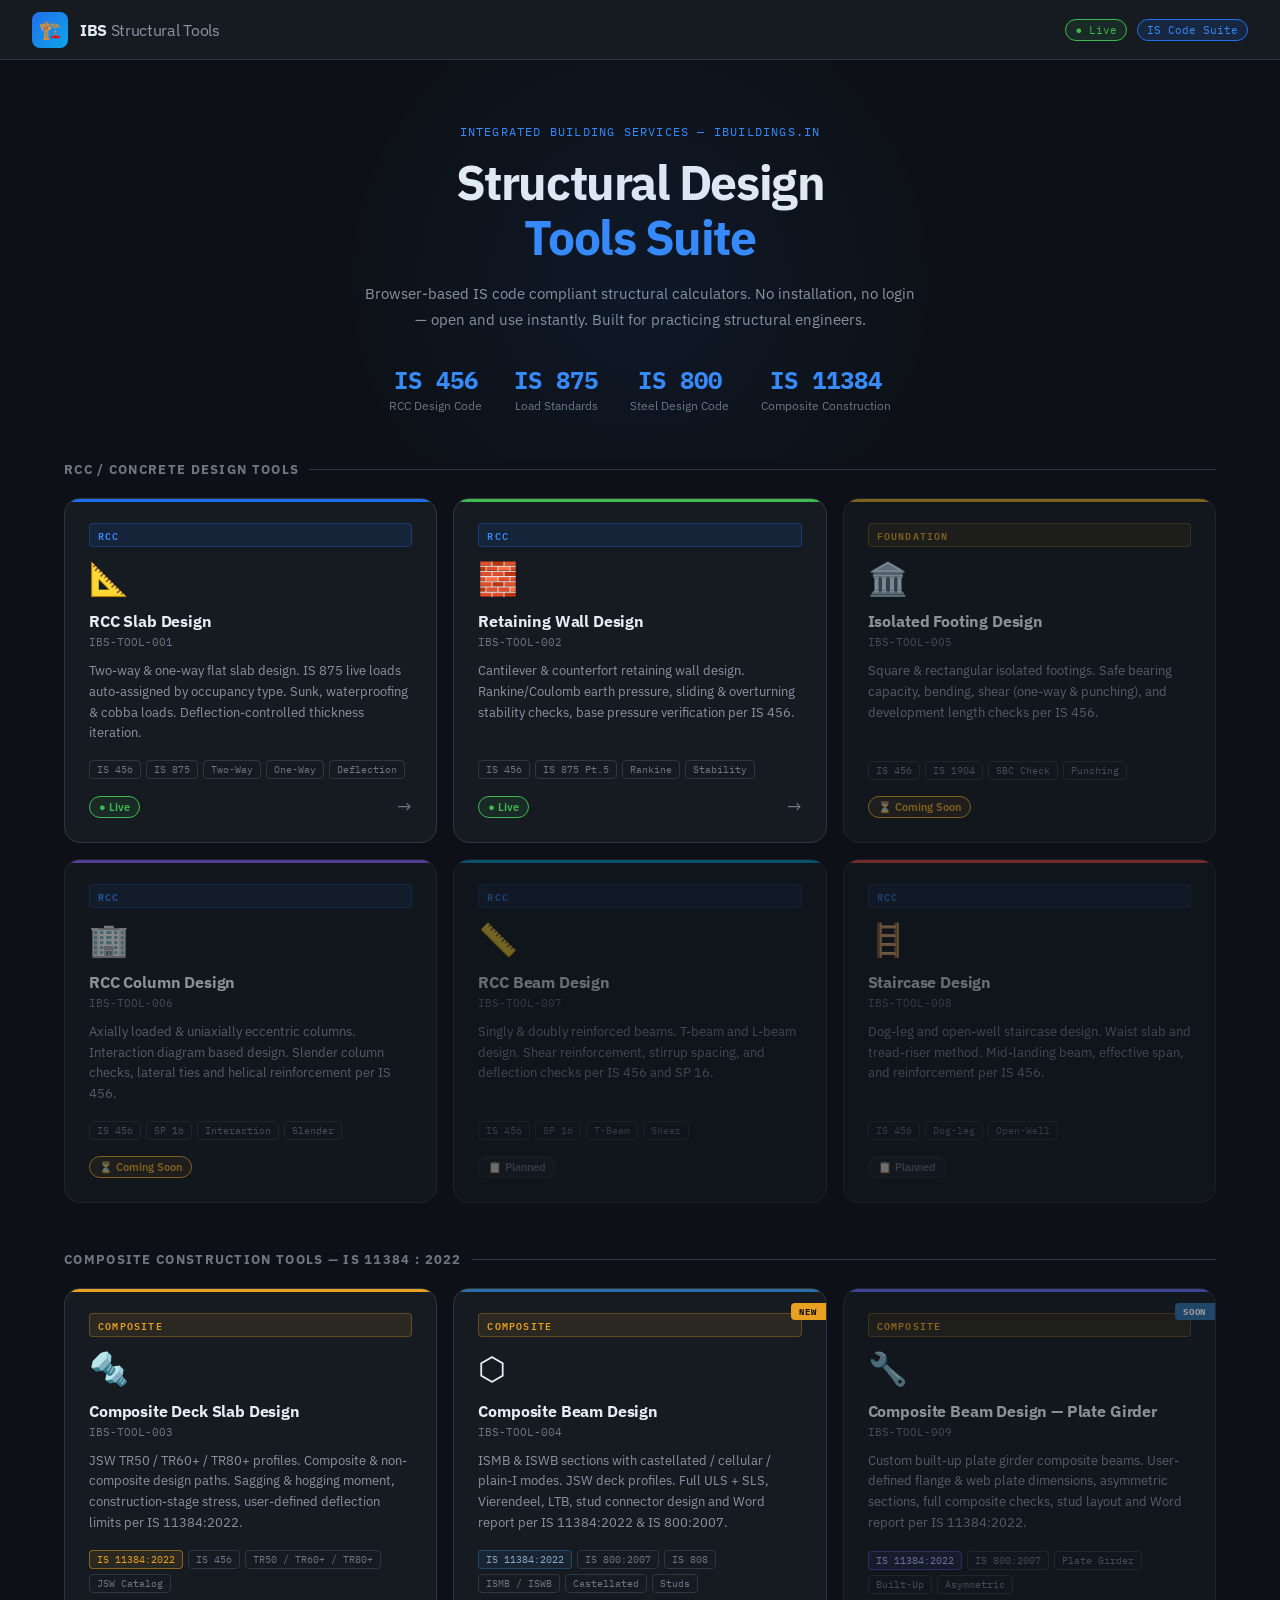
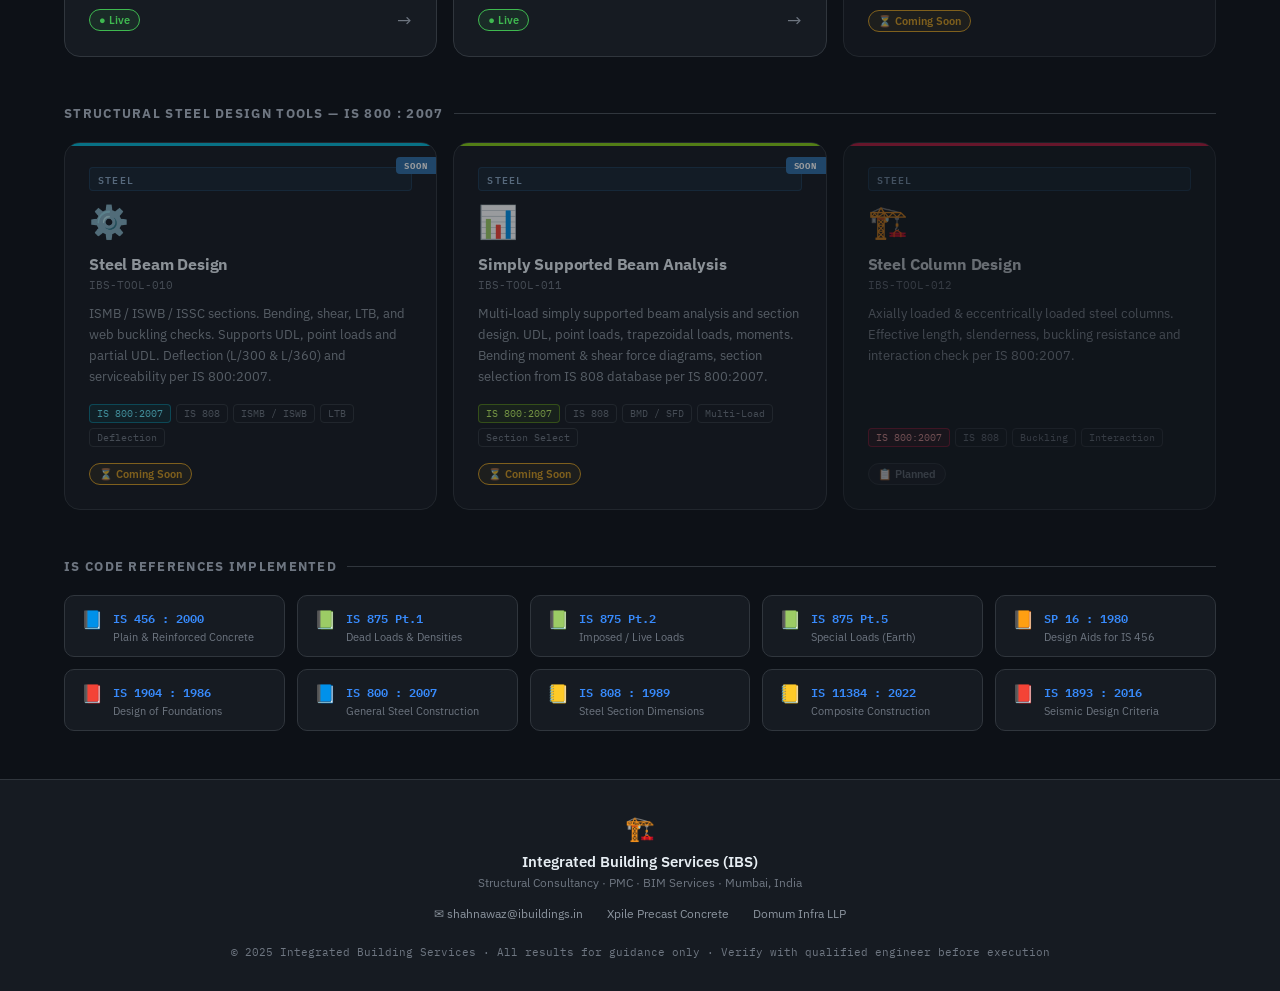
<file: index.html>
<!DOCTYPE html>
<html lang="en">
<head>
  <meta charset="UTF-8">
  <meta name="viewport" content="width=device-width, initial-scale=1.0">
  <title>IBS Structural Tools — Integrated Building Services</title>
  <link rel="icon" href="data:image/svg+xml,<svg xmlns='http://www.w3.org/2000/svg' viewBox='0 0 100 100'><text y='.9em' font-size='90'>🏗️</text></svg>">
  <link rel="preconnect" href="https://fonts.googleapis.com">
  <link href="https://fonts.googleapis.com/css2?family=IBM+Plex+Mono:wght@400;600&family=IBM+Plex+Sans:wght@300;400;500;600;700&display=swap" rel="stylesheet">
  <style>
    :root {
      --bg:         #0d1117;
      --bg-card:    #161b22;
      --bg-card2:   #1c2129;
      --border:     #30363d;
      --border-hi:  #484f58;
      --text:       #e6edf3;
      --text-muted: #8b949e;
      --text-dim:   #6e7681;
      --accent:     #1f6feb;
      --accent-hi:  #388bfd;
      --accent-glow:rgba(31,111,235,0.15);
      --green:      #3fb950;
      --green-bg:   rgba(63,185,80,0.1);
      --orange:     #d29922;
      --orange-bg:  rgba(210,153,34,0.1);
      --purple:     #8b5cf6;
      --purple-bg:  rgba(139,92,246,0.1);
      --teal:       #0ea5e9;
      --teal-bg:    rgba(14,165,233,0.1);
      --red:        #f85149;
      --red-bg:     rgba(248,81,73,0.1);
      --amber:      #e8a020;
      --amber-bg:   rgba(232,160,32,0.1);
      --steel:      #2e6da4;
      --steel-bg:   rgba(46,109,164,0.12);
      --steel-glow: rgba(46,109,164,0.20);
      --indigo:     #6366f1;
      --indigo-bg:  rgba(99,102,241,0.12);
      --indigo-glow:rgba(99,102,241,0.18);
      --rose:       #e11d48;
      --rose-bg:    rgba(225,29,72,0.10);
      --rose-glow:  rgba(225,29,72,0.16);
      --cyan:       #06b6d4;
      --cyan-bg:    rgba(6,182,212,0.10);
      --cyan-glow:  rgba(6,182,212,0.16);
      --lime:       #84cc16;
      --lime-bg:    rgba(132,204,22,0.10);
      --lime-glow:  rgba(132,204,22,0.16);
      --font:       'IBM Plex Sans', sans-serif;
      --mono:       'IBM Plex Mono', monospace;
      --radius:     10px;
      --radius-lg:  16px;
    }
    *, *::before, *::after { box-sizing: border-box; margin: 0; padding: 0; }
    html { scroll-behavior: smooth; }
    body { font-family: var(--font); background: var(--bg); color: var(--text); min-height: 100vh; }

    /* ── Header ── */
    .header {
      background: var(--bg-card); border-bottom: 1px solid var(--border);
      padding: 0 2rem; height: 60px;
      display: flex; align-items: center; justify-content: space-between;
      position: sticky; top: 0; z-index: 50;
    }
    .header-brand { display: flex; align-items: center; gap: 12px; }
    .header-logo {
      width: 36px; height: 36px;
      background: linear-gradient(135deg, var(--accent), #0ea5e9);
      border-radius: 8px;
      display: flex; align-items: center; justify-content: center; font-size: 18px;
    }
    .brand-text { font-size: 16px; font-weight: 700; letter-spacing: -0.02em; }
    .brand-text span { color: var(--text-muted); font-weight: 400; }
    .header-right { display: flex; align-items: center; gap: 10px; }
    .badge { font-family: var(--mono); font-size: 11px; padding: 3px 9px; border-radius: 20px; border: 1px solid; }
    .badge-blue  { color: var(--accent-hi); border-color: var(--accent);  background: var(--accent-glow); }
    .badge-green { color: var(--green);     border-color: var(--green);   background: var(--green-bg); }

    /* ── Hero ── */
    .hero {
      padding: 4rem 2rem 3rem; text-align: center;
      position: relative; overflow: hidden;
    }
    .hero::before {
      content: ''; position: absolute; top: -80px; left: 50%; transform: translateX(-50%);
      width: 600px; height: 600px;
      background: radial-gradient(circle, rgba(31,111,235,0.08) 0%, transparent 70%);
      pointer-events: none;
    }
    .hero-eyebrow {
      font-family: var(--mono); font-size: 12px; color: var(--accent-hi);
      letter-spacing: 0.1em; text-transform: uppercase; margin-bottom: 1rem;
    }
    .hero h1 { font-size: clamp(28px, 5vw, 48px); font-weight: 700; letter-spacing: -0.03em; line-height: 1.15; margin-bottom: 1rem; }
    .hero h1 span { color: var(--accent-hi); }
    .hero-sub { font-size: 15px; color: var(--text-muted); max-width: 560px; margin: 0 auto 2rem; line-height: 1.7; }
    .hero-stats { display: flex; justify-content: center; gap: 2rem; flex-wrap: wrap; }
    .hero-stat { text-align: center; }
    .hero-stat-num { font-size: 24px; font-weight: 700; font-family: var(--mono); color: var(--accent-hi); }
    .hero-stat-label { font-size: 12px; color: var(--text-dim); margin-top: 2px; }

    /* ── Section ── */
    .section { max-width: 1200px; margin: 0 auto; padding: 0 1.5rem 3rem; }
    .section-title {
      font-size: 13px; font-weight: 700; text-transform: uppercase; letter-spacing: 0.1em;
      color: var(--text-dim); margin-bottom: 1.25rem;
      display: flex; align-items: center; gap: 10px;
    }
    .section-title::after { content: ''; flex: 1; height: 1px; background: var(--border); }

    /* ── Category label ── */
    .category-label {
      font-family: var(--mono); font-size: 10px; font-weight: 600;
      text-transform: uppercase; letter-spacing: 0.12em;
      padding: 2px 8px; border-radius: 4px; margin-bottom: 0.6rem;
      display: inline-block;
    }
    .cat-rcc   { background: rgba(31,111,235,0.12); color: var(--accent-hi); border: 1px solid rgba(31,111,235,0.3); }
    .cat-steel { background: var(--steel-bg);       color: #8ba8c4;          border: 1px solid rgba(46,109,164,0.3); }
    .cat-comp  { background: var(--amber-bg);        color: var(--amber);     border: 1px solid rgba(232,160,32,0.3); }
    .cat-found { background: var(--orange-bg);       color: var(--orange);    border: 1px solid rgba(210,153,34,0.3); }

    /* ── Tool Cards Grid ── */
    .tools-grid { display: grid; grid-template-columns: repeat(auto-fill, minmax(300px, 1fr)); gap: 1rem; }

    .tool-card {
      background: var(--bg-card); border: 1px solid var(--border); border-radius: var(--radius-lg);
      padding: 1.5rem; transition: all 0.2s ease; text-decoration: none; color: inherit;
      display: flex; flex-direction: column; position: relative; overflow: hidden;
    }
    .tool-card::before {
      content: ''; position: absolute; top: 0; left: 0; right: 0; height: 3px;
      border-radius: var(--radius-lg) var(--radius-lg) 0 0;
    }
    .tool-card.active:hover {
      cursor: pointer; border-color: var(--border-hi);
      transform: translateY(-2px); box-shadow: 0 8px 32px rgba(0,0,0,0.4);
    }
    .tool-card.coming-soon { opacity: 0.58; cursor: default; }
    .tool-card.coming-soon:hover { transform: none; box-shadow: none; border-color: var(--border); }
    .tool-card.planned { opacity: 0.42; cursor: default; }
    .tool-card.planned:hover { transform: none; box-shadow: none; border-color: var(--border); }

    /* themes */
    .tool-card.theme-blue::before    { background: var(--accent); }
    .tool-card.theme-blue.active:hover    { border-color: var(--accent);  box-shadow: 0 8px 32px var(--accent-glow); }
    .tool-card.theme-green::before   { background: var(--green); }
    .tool-card.theme-green.active:hover   { border-color: var(--green);   box-shadow: 0 8px 32px rgba(63,185,80,0.15); }
    .tool-card.theme-amber::before   { background: var(--amber); }
    .tool-card.theme-amber.active:hover   { border-color: var(--amber);   box-shadow: 0 8px 32px rgba(232,160,32,0.18); }
    .tool-card.theme-orange::before  { background: var(--orange); }
    .tool-card.theme-orange.active:hover  { border-color: var(--orange);  box-shadow: 0 8px 32px rgba(210,153,34,0.15); }
    .tool-card.theme-purple::before  { background: var(--purple); }
    .tool-card.theme-purple.active:hover  { border-color: var(--purple);  box-shadow: 0 8px 32px rgba(139,92,246,0.15); }
    .tool-card.theme-teal::before    { background: var(--teal); }
    .tool-card.theme-teal.active:hover    { border-color: var(--teal);    box-shadow: 0 8px 32px rgba(14,165,233,0.15); }
    .tool-card.theme-red::before     { background: var(--red); }
    .tool-card.theme-red.active:hover     { border-color: var(--red);     box-shadow: 0 8px 32px rgba(248,81,73,0.15); }
    .tool-card.theme-steel::before   { background: var(--steel); }
    .tool-card.theme-steel.active:hover   { border-color: var(--steel);   box-shadow: 0 8px 32px var(--steel-glow); }
    .tool-card.theme-indigo::before  { background: var(--indigo); }
    .tool-card.theme-indigo.active:hover  { border-color: var(--indigo);  box-shadow: 0 8px 32px var(--indigo-glow); }
    .tool-card.theme-rose::before    { background: var(--rose); }
    .tool-card.theme-rose.active:hover    { border-color: var(--rose);    box-shadow: 0 8px 32px var(--rose-glow); }
    .tool-card.theme-cyan::before    { background: var(--cyan); }
    .tool-card.theme-cyan.active:hover    { border-color: var(--cyan);    box-shadow: 0 8px 32px var(--cyan-glow); }
    .tool-card.theme-lime::before    { background: var(--lime); }
    .tool-card.theme-lime.active:hover    { border-color: var(--lime);    box-shadow: 0 8px 32px var(--lime-glow); }

    .tool-icon { font-size: 2rem; margin-bottom: 0.75rem; display: block; }
    .tool-name { font-size: 16px; font-weight: 700; letter-spacing: -0.01em; margin-bottom: 4px; }
    .tool-code { font-family: var(--mono); font-size: 11px; color: var(--text-dim); margin-bottom: 0.75rem; }
    .tool-desc { font-size: 13px; color: var(--text-muted); line-height: 1.6; flex: 1; margin-bottom: 1rem; }
    .tool-tags { display: flex; flex-wrap: wrap; gap: 5px; margin-bottom: 1rem; }
    .tool-tag  { font-size: 10px; font-family: var(--mono); padding: 2px 7px; border-radius: 4px; border: 1px solid var(--border); color: var(--text-dim); }
    .tool-tag.tag-amber  { border-color: rgba(232,160,32,0.5);  color: var(--amber);  background: var(--amber-bg); }
    .tool-tag.tag-steel  { border-color: rgba(46,109,164,0.5);  color: #8ba8c4;       background: var(--steel-bg); }
    .tool-tag.tag-indigo { border-color: rgba(99,102,241,0.5);  color: #a5b4fc;       background: var(--indigo-bg); }
    .tool-tag.tag-rose   { border-color: rgba(225,29,72,0.5);   color: #fca5a5;       background: var(--rose-bg); }
    .tool-tag.tag-cyan   { border-color: rgba(6,182,212,0.5);   color: #67e8f9;       background: var(--cyan-bg); }
    .tool-tag.tag-lime   { border-color: rgba(132,204,22,0.5);  color: #bef264;       background: var(--lime-bg); }

    .tool-footer { display: flex; align-items: center; justify-content: space-between; }
    .tool-status { font-size: 11px; font-weight: 600; padding: 3px 9px; border-radius: 20px; }
    .status-live    { background: var(--green-bg);  color: var(--green);  border: 1px solid var(--green); }
    .status-soon    { background: var(--orange-bg); color: var(--orange); border: 1px solid var(--orange); }
    .status-planned { background: var(--bg-card2);  color: var(--text-dim); border: 1px solid var(--border); }
    .tool-arrow { color: var(--text-dim); font-size: 18px; transition: transform 0.2s; }
    .tool-card.active:hover .tool-arrow { transform: translateX(4px); }

    /* NEW / COMING ribbon */
    .ribbon {
      position: absolute; top: 14px; right: -1px;
      font-family: var(--mono); font-size: 9px; font-weight: 700;
      letter-spacing: 0.08em; padding: 3px 10px 3px 8px;
      border-radius: 4px 0 0 4px; text-transform: uppercase;
    }
    .ribbon-new  { background: var(--amber); color: #0d1117; }
    .ribbon-soon { background: var(--steel); color: #ffffff; }

    /* ── Code pills ── */
    .codes-grid { display: grid; grid-template-columns: repeat(auto-fill, minmax(200px, 1fr)); gap: 0.75rem; }
    .code-pill { background: var(--bg-card); border: 1px solid var(--border); border-radius: var(--radius); padding: 0.75rem 1rem; display: flex; align-items: flex-start; gap: 10px; }
    .code-pill-icon { font-size: 18px; flex-shrink: 0; }
    .code-pill-name { font-family: var(--mono); font-size: 12px; font-weight: 600; color: var(--accent-hi); }
    .code-pill-desc { font-size: 11px; color: var(--text-dim); margin-top: 2px; }

    /* ── Footer ── */
    .footer { border-top: 1px solid var(--border); background: var(--bg-card); padding: 2rem; text-align: center; }
    .footer-logo { font-size: 24px; margin-bottom: 0.5rem; }
    .footer-name { font-size: 15px; font-weight: 600; margin-bottom: 4px; }
    .footer-tagline { font-size: 12px; color: var(--text-dim); margin-bottom: 1rem; }
    .footer-links { display: flex; justify-content: center; gap: 1.5rem; flex-wrap: wrap; }
    .footer-link { font-size: 12px; color: var(--text-muted); text-decoration: none; }
    .footer-link:hover { color: var(--accent-hi); }
    .footer-copy { margin-top: 1.5rem; font-size: 11px; color: var(--text-dim); font-family: var(--mono); }

    @media (max-width: 600px) {
      .hero { padding: 2.5rem 1rem 2rem; }
      .hero-stats { gap: 1.25rem; }
      .section { padding: 0 1rem 2rem; }
      .tools-grid { grid-template-columns: 1fr; }
      .header { padding: 0 1rem; }
    }
  </style>
</head>
<body>

<!-- Header -->
<header class="header">
  <div class="header-brand">
    <div class="header-logo">🏗️</div>
    <div class="brand-text">IBS <span>Structural Tools</span></div>
  </div>
  <div class="header-right">
    <span class="badge badge-green">● Live</span>
    <span class="badge badge-blue">IS Code Suite</span>
  </div>
</header>

<!-- Hero -->
<section class="hero">
  <div class="hero-eyebrow">Integrated Building Services — ibuildings.in</div>
  <h1>Structural Design<br><span>Tools Suite</span></h1>
  <p class="hero-sub">
    Browser-based IS code compliant structural calculators. No installation, no login —
    open and use instantly. Built for practicing structural engineers.
  </p>
  <div class="hero-stats">
    <div class="hero-stat"><div class="hero-stat-num">IS 456</div><div class="hero-stat-label">RCC Design Code</div></div>
    <div class="hero-stat"><div class="hero-stat-num">IS 875</div><div class="hero-stat-label">Load Standards</div></div>
    <div class="hero-stat"><div class="hero-stat-num">IS 800</div><div class="hero-stat-label">Steel Design Code</div></div>
    <div class="hero-stat"><div class="hero-stat-num">IS 11384</div><div class="hero-stat-label">Composite Construction</div></div>
  </div>
</section>

<!-- ═══════════════════════════════════════════════
     SECTION A — RCC / CONCRETE TOOLS
═══════════════════════════════════════════════ -->
<div class="section">
  <div class="section-title">RCC / Concrete Design Tools</div>
  <div class="tools-grid">

    <!-- 001 — RCC Slab — LIVE -->
    <a class="tool-card theme-blue active" href="slab-design/index.html">
      <span class="category-label cat-rcc">RCC</span>
      <span class="tool-icon">📐</span>
      <div class="tool-name">RCC Slab Design</div>
      <div class="tool-code">IBS-TOOL-001</div>
      <div class="tool-desc">
        Two-way & one-way flat slab design. IS 875 live loads auto-assigned by occupancy type.
        Sunk, waterproofing & cobba loads. Deflection-controlled thickness iteration.
      </div>
      <div class="tool-tags">
        <span class="tool-tag">IS 456</span>
        <span class="tool-tag">IS 875</span>
        <span class="tool-tag">Two-Way</span>
        <span class="tool-tag">One-Way</span>
        <span class="tool-tag">Deflection</span>
      </div>
      <div class="tool-footer">
        <span class="tool-status status-live">● Live</span>
        <span class="tool-arrow">→</span>
      </div>
    </a>

    <!-- 002 — Retaining Wall — LIVE -->
    <a class="tool-card theme-green active" href="retaining-wall/index.html">
      <span class="category-label cat-rcc">RCC</span>
      <span class="tool-icon">🧱</span>
      <div class="tool-name">Retaining Wall Design</div>
      <div class="tool-code">IBS-TOOL-002</div>
      <div class="tool-desc">
        Cantilever & counterfort retaining wall design. Rankine/Coulomb earth pressure,
        sliding & overturning stability checks, base pressure verification per IS 456.
      </div>
      <div class="tool-tags">
        <span class="tool-tag">IS 456</span>
        <span class="tool-tag">IS 875 Pt.5</span>
        <span class="tool-tag">Rankine</span>
        <span class="tool-tag">Stability</span>
      </div>
      <div class="tool-footer">
        <span class="tool-status status-live">● Live</span>
        <span class="tool-arrow">→</span>
      </div>
    </a>

    <!-- 005 — Isolated Footing — Coming Soon -->
    <div class="tool-card theme-orange coming-soon">
      <span class="category-label cat-found">Foundation</span>
      <span class="tool-icon">🏛️</span>
      <div class="tool-name">Isolated Footing Design</div>
      <div class="tool-code">IBS-TOOL-005</div>
      <div class="tool-desc">
        Square & rectangular isolated footings. Safe bearing capacity, bending, shear
        (one-way & punching), and development length checks per IS 456.
      </div>
      <div class="tool-tags">
        <span class="tool-tag">IS 456</span>
        <span class="tool-tag">IS 1904</span>
        <span class="tool-tag">SBC Check</span>
        <span class="tool-tag">Punching</span>
      </div>
      <div class="tool-footer">
        <span class="tool-status status-soon">⏳ Coming Soon</span>
      </div>
    </div>

    <!-- 006 — RCC Column — Coming Soon -->
    <div class="tool-card theme-purple coming-soon">
      <span class="category-label cat-rcc">RCC</span>
      <span class="tool-icon">🏢</span>
      <div class="tool-name">RCC Column Design</div>
      <div class="tool-code">IBS-TOOL-006</div>
      <div class="tool-desc">
        Axially loaded & uniaxially eccentric columns. Interaction diagram based design.
        Slender column checks, lateral ties and helical reinforcement per IS 456.
      </div>
      <div class="tool-tags">
        <span class="tool-tag">IS 456</span>
        <span class="tool-tag">SP 16</span>
        <span class="tool-tag">Interaction</span>
        <span class="tool-tag">Slender</span>
      </div>
      <div class="tool-footer">
        <span class="tool-status status-soon">⏳ Coming Soon</span>
      </div>
    </div>

    <!-- 007 — RCC Beam — Planned -->
    <div class="tool-card theme-teal planned">
      <span class="category-label cat-rcc">RCC</span>
      <span class="tool-icon">📏</span>
      <div class="tool-name">RCC Beam Design</div>
      <div class="tool-code">IBS-TOOL-007</div>
      <div class="tool-desc">
        Singly & doubly reinforced beams. T-beam and L-beam design. Shear reinforcement,
        stirrup spacing, and deflection checks per IS 456 and SP 16.
      </div>
      <div class="tool-tags">
        <span class="tool-tag">IS 456</span>
        <span class="tool-tag">SP 16</span>
        <span class="tool-tag">T-Beam</span>
        <span class="tool-tag">Shear</span>
      </div>
      <div class="tool-footer">
        <span class="tool-status status-planned">📋 Planned</span>
      </div>
    </div>

    <!-- 008 — Staircase — Planned -->
    <div class="tool-card theme-red planned">
      <span class="category-label cat-rcc">RCC</span>
      <span class="tool-icon">🪜</span>
      <div class="tool-name">Staircase Design</div>
      <div class="tool-code">IBS-TOOL-008</div>
      <div class="tool-desc">
        Dog-leg and open-well staircase design. Waist slab and tread-riser method.
        Mid-landing beam, effective span, and reinforcement per IS 456.
      </div>
      <div class="tool-tags">
        <span class="tool-tag">IS 456</span>
        <span class="tool-tag">Dog-leg</span>
        <span class="tool-tag">Open-Well</span>
      </div>
      <div class="tool-footer">
        <span class="tool-status status-planned">📋 Planned</span>
      </div>
    </div>

  </div>
</div>

<!-- ═══════════════════════════════════════════════
     SECTION B — COMPOSITE CONSTRUCTION TOOLS
═══════════════════════════════════════════════ -->
<div class="section">
  <div class="section-title">Composite Construction Tools — IS 11384 : 2022</div>
  <div class="tools-grid">

    <!-- 003 — Composite Deck Slab — LIVE -->
    <a class="tool-card theme-amber active" href="deck-slab/index.html">
      <span class="category-label cat-comp">Composite</span>
      <span class="tool-icon">🔩</span>
      <div class="tool-name">Composite Deck Slab Design</div>
      <div class="tool-code">IBS-TOOL-003</div>
      <div class="tool-desc">
        JSW TR50 / TR60+ / TR80+ profiles. Composite & non-composite design paths.
        Sagging & hogging moment, construction-stage stress, user-defined deflection limits per IS 11384:2022.
      </div>
      <div class="tool-tags">
        <span class="tool-tag tag-amber">IS 11384:2022</span>
        <span class="tool-tag">IS 456</span>
        <span class="tool-tag">TR50 / TR60+ / TR80+</span>
        <span class="tool-tag">JSW Catalog</span>
      </div>
      <div class="tool-footer">
        <span class="tool-status status-live">● Live</span>
        <span class="tool-arrow">→</span>
      </div>
    </a>

    <!-- 004 — Composite Beam (Sections) — LIVE NEW -->
    <a class="tool-card theme-steel active" href="Composite-Beams/index.html">
      <div class="ribbon ribbon-new">NEW</div>
      <span class="category-label cat-comp">Composite</span>
      <span class="tool-icon">⬡</span>
      <div class="tool-name">Composite Beam Design</div>
      <div class="tool-code">IBS-TOOL-004</div>
      <div class="tool-desc">
        ISMB & ISWB sections with castellated / cellular / plain-I modes. JSW deck profiles.
        Full ULS + SLS, Vierendeel, LTB, stud connector design and Word report per IS 11384:2022 & IS 800:2007.
      </div>
      <div class="tool-tags">
        <span class="tool-tag tag-steel">IS 11384:2022</span>
        <span class="tool-tag">IS 800:2007</span>
        <span class="tool-tag">IS 808</span>
        <span class="tool-tag">ISMB / ISWB</span>
        <span class="tool-tag">Castellated</span>
        <span class="tool-tag">Studs</span>
      </div>
      <div class="tool-footer">
        <span class="tool-status status-live">● Live</span>
        <span class="tool-arrow">→</span>
      </div>
    </a>

    <!-- 009 — Composite Beam (Plate Girder) — Coming Soon -->
    <div class="tool-card theme-indigo coming-soon">
      <div class="ribbon ribbon-soon">Soon</div>
      <span class="category-label cat-comp">Composite</span>
      <span class="tool-icon">🔧</span>
      <div class="tool-name">Composite Beam Design — Plate Girder</div>
      <div class="tool-code">IBS-TOOL-009</div>
      <div class="tool-desc">
        Custom built-up plate girder composite beams. User-defined flange & web plate dimensions,
        asymmetric sections, full composite checks, stud layout and Word report per IS 11384:2022.
      </div>
      <div class="tool-tags">
        <span class="tool-tag tag-indigo">IS 11384:2022</span>
        <span class="tool-tag">IS 800:2007</span>
        <span class="tool-tag">Plate Girder</span>
        <span class="tool-tag">Built-Up</span>
        <span class="tool-tag">Asymmetric</span>
      </div>
      <div class="tool-footer">
        <span class="tool-status status-soon">⏳ Coming Soon</span>
      </div>
    </div>

  </div>
</div>

<!-- ═══════════════════════════════════════════════
     SECTION C — STRUCTURAL STEEL TOOLS
═══════════════════════════════════════════════ -->
<div class="section">
  <div class="section-title">Structural Steel Design Tools — IS 800 : 2007</div>
  <div class="tools-grid">

    <!-- 010 — Steel Beam Design — Coming Soon -->
    <div class="tool-card theme-cyan coming-soon">
      <div class="ribbon ribbon-soon">Soon</div>
      <span class="category-label cat-steel">Steel</span>
      <span class="tool-icon">⚙️</span>
      <div class="tool-name">Steel Beam Design</div>
      <div class="tool-code">IBS-TOOL-010</div>
      <div class="tool-desc">
        ISMB / ISWB / ISSC sections. Bending, shear, LTB, and web buckling checks.
        Supports UDL, point loads and partial UDL. Deflection (L/300 & L/360) and
        serviceability per IS 800:2007.
      </div>
      <div class="tool-tags">
        <span class="tool-tag tag-cyan">IS 800:2007</span>
        <span class="tool-tag">IS 808</span>
        <span class="tool-tag">ISMB / ISWB</span>
        <span class="tool-tag">LTB</span>
        <span class="tool-tag">Deflection</span>
      </div>
      <div class="tool-footer">
        <span class="tool-status status-soon">⏳ Coming Soon</span>
      </div>
    </div>

    <!-- 011 — Simply Supported Beam — Coming Soon -->
    <div class="tool-card theme-lime coming-soon">
      <div class="ribbon ribbon-soon">Soon</div>
      <span class="category-label cat-steel">Steel</span>
      <span class="tool-icon">📊</span>
      <div class="tool-name">Simply Supported Beam Analysis</div>
      <div class="tool-code">IBS-TOOL-011</div>
      <div class="tool-desc">
        Multi-load simply supported beam analysis and section design. UDL, point loads,
        trapezoidal loads, moments. Bending moment & shear force diagrams, section selection
        from IS 808 database per IS 800:2007.
      </div>
      <div class="tool-tags">
        <span class="tool-tag tag-lime">IS 800:2007</span>
        <span class="tool-tag">IS 808</span>
        <span class="tool-tag">BMD / SFD</span>
        <span class="tool-tag">Multi-Load</span>
        <span class="tool-tag">Section Select</span>
      </div>
      <div class="tool-footer">
        <span class="tool-status status-soon">⏳ Coming Soon</span>
      </div>
    </div>

    <!-- 012 — Steel Column — Planned -->
    <div class="tool-card theme-rose planned">
      <span class="category-label cat-steel">Steel</span>
      <span class="tool-icon">🏗️</span>
      <div class="tool-name">Steel Column Design</div>
      <div class="tool-code">IBS-TOOL-012</div>
      <div class="tool-desc">
        Axially loaded & eccentrically loaded steel columns. Effective length, slenderness,
        buckling resistance and interaction check per IS 800:2007.
      </div>
      <div class="tool-tags">
        <span class="tool-tag tag-rose">IS 800:2007</span>
        <span class="tool-tag">IS 808</span>
        <span class="tool-tag">Buckling</span>
        <span class="tool-tag">Interaction</span>
      </div>
      <div class="tool-footer">
        <span class="tool-status status-planned">📋 Planned</span>
      </div>
    </div>

  </div>
</div>

<!-- ═══════════════════════════════════════════════
     IS CODE REFERENCES
═══════════════════════════════════════════════ -->
<div class="section">
  <div class="section-title">IS Code References Implemented</div>
  <div class="codes-grid">
    <div class="code-pill"><div class="code-pill-icon">📘</div><div><div class="code-pill-name">IS 456 : 2000</div><div class="code-pill-desc">Plain & Reinforced Concrete</div></div></div>
    <div class="code-pill"><div class="code-pill-icon">📗</div><div><div class="code-pill-name">IS 875 Pt.1</div><div class="code-pill-desc">Dead Loads & Densities</div></div></div>
    <div class="code-pill"><div class="code-pill-icon">📗</div><div><div class="code-pill-name">IS 875 Pt.2</div><div class="code-pill-desc">Imposed / Live Loads</div></div></div>
    <div class="code-pill"><div class="code-pill-icon">📗</div><div><div class="code-pill-name">IS 875 Pt.5</div><div class="code-pill-desc">Special Loads (Earth)</div></div></div>
    <div class="code-pill"><div class="code-pill-icon">📙</div><div><div class="code-pill-name">SP 16 : 1980</div><div class="code-pill-desc">Design Aids for IS 456</div></div></div>
    <div class="code-pill"><div class="code-pill-icon">📕</div><div><div class="code-pill-name">IS 1904 : 1986</div><div class="code-pill-desc">Design of Foundations</div></div></div>
    <div class="code-pill"><div class="code-pill-icon">📘</div><div><div class="code-pill-name">IS 800 : 2007</div><div class="code-pill-desc">General Steel Construction</div></div></div>
    <div class="code-pill"><div class="code-pill-icon">📒</div><div><div class="code-pill-name">IS 808 : 1989</div><div class="code-pill-desc">Steel Section Dimensions</div></div></div>
    <div class="code-pill"><div class="code-pill-icon">📒</div><div><div class="code-pill-name">IS 11384 : 2022</div><div class="code-pill-desc">Composite Construction</div></div></div>
    <div class="code-pill"><div class="code-pill-icon">📕</div><div><div class="code-pill-name">IS 1893 : 2016</div><div class="code-pill-desc">Seismic Design Criteria</div></div></div>
  </div>
</div>

<!-- Footer -->
<footer class="footer">
  <div class="footer-logo">🏗️</div>
  <div class="footer-name">Integrated Building Services (IBS)</div>
  <div class="footer-tagline">Structural Consultancy · PMC · BIM Services · Mumbai, India</div>
  <div class="footer-links">
    <a class="footer-link" href="mailto:shahnawaz@ibuildings.in">✉ shahnawaz@ibuildings.in</a>
    <a class="footer-link" href="#">Xpile Precast Concrete</a>
    <a class="footer-link" href="#">Domum Infra LLP</a>
  </div>
  <div class="footer-copy">
    © 2025 Integrated Building Services · All results for guidance only · Verify with qualified engineer before execution
  </div>
</footer>

</body>
</html>
</file>
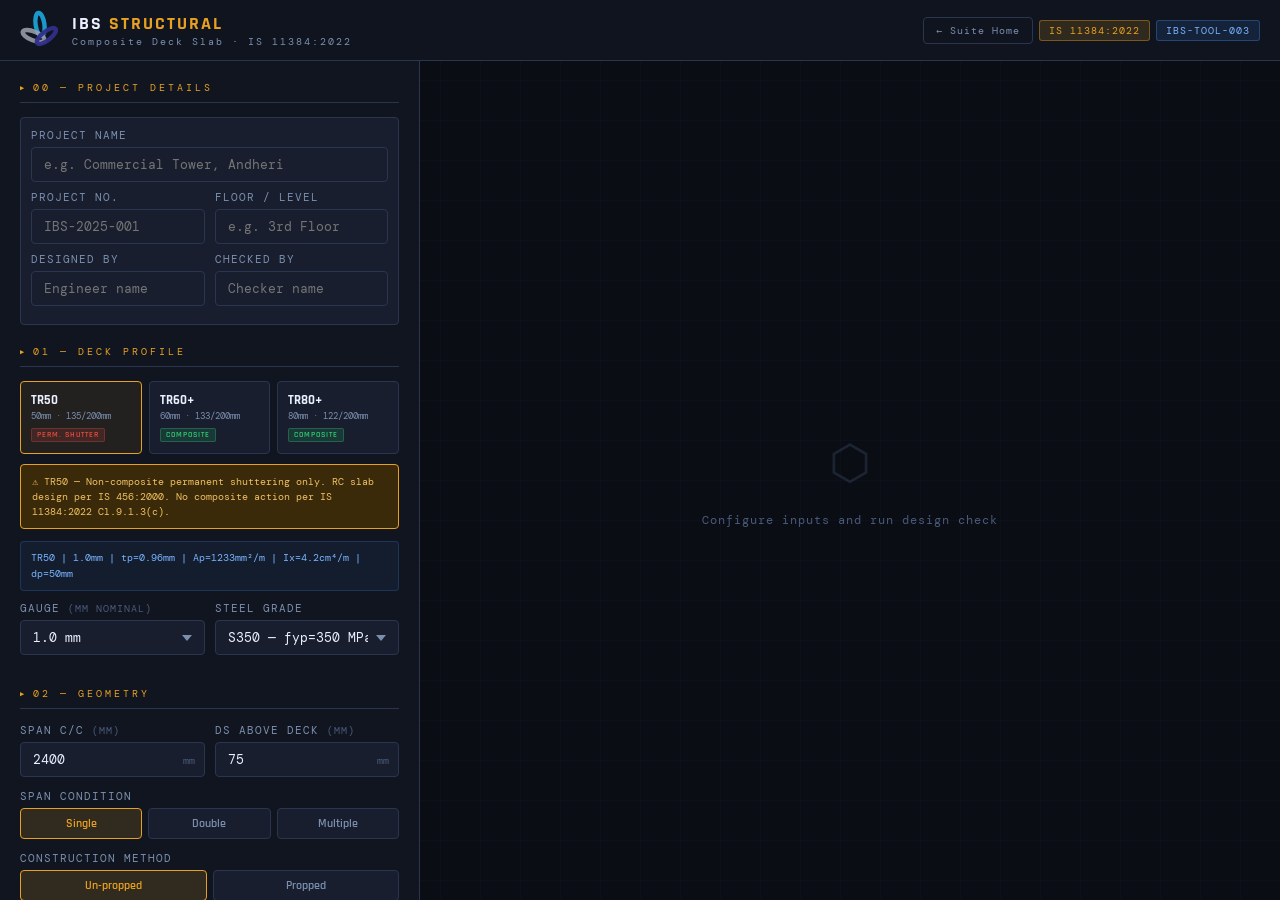
<file: deck-slab/index.html>
<!DOCTYPE html>
<html lang="en">
<head>
<meta charset="UTF-8">
<meta name="viewport" content="width=device-width, initial-scale=1.0">
<title>Composite Deck Slab Design | IS 11384:2022 | IBS</title>
<link href="https://fonts.googleapis.com/css2?family=Rajdhani:wght@400;500;600;700&family=DM+Mono:wght@400;500&display=swap" rel="stylesheet">
<style>
  :root {
    --bg:#0a0d14;--bg2:#111520;--bg3:#181e2e;--panel:#1a2035;
    --border:#2a3550;--accent:#e8a020;--accent2:#f0c060;
    --blue:#3a7bd5;--green:#2ecc71;--red:#e74c3c;
    --text:#c8d4e8;--text2:#7a8fae;--text3:#4a5a7a;--white:#eaf0ff;
    --pass:#1a3a2a;--pass-border:#2ecc71;--fail:#3a1a1a;--fail-border:#e74c3c;
    --warn:#3a2a0a;--warn-border:#e8a020;
  }
  *{box-sizing:border-box;margin:0;padding:0;}
  body{background:var(--bg);color:var(--text);font-family:'Rajdhani',sans-serif;min-height:100vh;overflow-x:hidden;}
  body::before{content:'';position:fixed;inset:0;background-image:linear-gradient(rgba(58,123,213,0.04) 1px,transparent 1px),linear-gradient(90deg,rgba(58,123,213,0.04) 1px,transparent 1px);background-size:40px 40px;pointer-events:none;z-index:0;}

  /* HEADER */
  header{border-bottom:1px solid var(--border);background:rgba(17,21,32,0.97);backdrop-filter:blur(10px);position:sticky;top:0;z-index:100;padding:0 20px;}
  .header-inner{max-width:1400px;margin:0 auto;display:flex;align-items:center;justify-content:space-between;padding:10px 0;}
  .logo-area{display:flex;align-items:center;gap:12px;}
  .logo-text{display:flex;flex-direction:column;}
  .logo-main{font-size:18px;font-weight:700;letter-spacing:2px;color:var(--white);text-transform:uppercase;}
  .logo-main span{color:var(--accent);}
  .logo-sub{font-size:10px;color:var(--text2);letter-spacing:2px;font-family:'DM Mono',monospace;}
  .header-badges{display:flex;gap:6px;align-items:center;}
  .badge{padding:3px 9px;border-radius:3px;font-family:'DM Mono',monospace;font-size:10px;letter-spacing:1px;text-transform:uppercase;}
  .badge-gold{background:rgba(232,160,32,0.15);border:1px solid rgba(232,160,32,0.4);color:var(--accent);}
  .badge-blue{background:rgba(58,123,213,0.15);border:1px solid rgba(58,123,213,0.4);color:#7ab4ff;}
  .back-btn{padding:6px 12px;border:1px solid var(--border);border-radius:4px;color:var(--text2);font-family:'DM Mono',monospace;font-size:10px;letter-spacing:1px;text-decoration:none;transition:all 0.2s;}
  .back-btn:hover{border-color:var(--accent);color:var(--accent);}

  /* LAYOUT */
  .main-layout{display:grid;grid-template-columns:420px 1fr;gap:0;min-height:calc(100vh - 61px);position:relative;z-index:1;}

  /* INPUT PANEL */
  .input-panel{background:var(--bg2);border-right:1px solid var(--border);padding:20px;overflow-y:auto;max-height:calc(100vh - 61px);scrollbar-width:thin;scrollbar-color:var(--border) transparent;}
  .section-title{font-size:10px;font-family:'DM Mono',monospace;letter-spacing:3px;color:var(--accent);text-transform:uppercase;padding-bottom:8px;border-bottom:1px solid var(--border);margin-bottom:14px;display:flex;align-items:center;gap:6px;}
  .section-title::before{content:'▶';font-size:7px;}
  .form-section{margin-bottom:20px;}
  .form-group{margin-bottom:12px;}
  .form-label{display:block;font-size:11px;font-family:'DM Mono',monospace;color:var(--text2);letter-spacing:1px;margin-bottom:5px;text-transform:uppercase;}
  .form-label .unit{color:var(--text3);font-size:10px;}
  .form-control{width:100%;padding:8px 12px;background:var(--bg3);border:1px solid var(--border);border-radius:4px;color:var(--white);font-family:'DM Mono',monospace;font-size:13px;transition:border-color 0.2s;outline:none;appearance:none;}
  .form-control:focus{border-color:var(--accent);box-shadow:0 0 0 2px rgba(232,160,32,0.12);}
  .form-control option{background:var(--bg3);}
  select.form-control{cursor:pointer;background-image:url("data:image/svg+xml,%3Csvg xmlns='http://www.w3.org/2000/svg' width='10' height='6'%3E%3Cpath d='M0 0l5 6 5-6z' fill='%237a8fae'/%3E%3C/svg%3E");background-repeat:no-repeat;background-position:right 12px center;padding-right:30px;}
  .form-row{display:grid;grid-template-columns:1fr 1fr;gap:10px;}
  .input-wrap{position:relative;}
  .input-unit{position:absolute;right:10px;top:50%;transform:translateY(-50%);font-size:10px;color:var(--text3);font-family:'DM Mono',monospace;pointer-events:none;}
  .input-wrap .form-control{padding-right:38px;}
  .radio-group{display:flex;gap:6px;}
  .radio-btn{flex:1;padding:7px 8px;background:var(--bg3);border:1px solid var(--border);border-radius:4px;cursor:pointer;text-align:center;font-size:12px;font-weight:600;color:var(--text2);transition:all 0.2s;}
  .radio-btn:hover{border-color:var(--accent);color:var(--accent);}
  .radio-btn.active{background:rgba(232,160,32,0.15);border-color:var(--accent);color:var(--accent);}
  .profile-grid{display:grid;grid-template-columns:1fr 1fr 1fr;gap:7px;margin-bottom:10px;}
  .profile-card{padding:10px 10px;background:var(--bg3);border:1px solid var(--border);border-radius:4px;cursor:pointer;transition:all 0.2s;}
  .profile-card:hover{border-color:var(--blue);}
  .profile-card.active{border-color:var(--accent);background:rgba(232,160,32,0.08);}
  .pname{font-size:13px;font-weight:700;color:var(--white);}
  .pdesc{font-size:9px;color:var(--text2);font-family:'DM Mono',monospace;margin-top:2px;}
  .ptag{display:inline-block;padding:1px 5px;border-radius:2px;font-size:8px;font-weight:600;letter-spacing:1px;margin-top:3px;}
  .tag-c{background:rgba(46,204,113,0.15);color:var(--green);border:1px solid rgba(46,204,113,0.3);}
  .tag-nc{background:rgba(231,76,60,0.15);color:var(--red);border:1px solid rgba(231,76,60,0.3);}
  .warn-box{padding:9px 11px;border-radius:4px;background:var(--warn);border:1px solid var(--warn-border);font-size:10px;color:var(--accent2);line-height:1.5;font-family:'DM Mono',monospace;margin-bottom:12px;display:none;}
  .warn-box.show{display:block;}
  .info-bar{padding:8px 10px;border-radius:4px;background:rgba(58,123,213,0.08);border:1px solid rgba(58,123,213,0.25);font-size:10px;color:#7ab4ff;font-family:'DM Mono',monospace;line-height:1.6;margin-top:6px;display:none;}
  .info-bar.show{display:block;}
  .calc-btn{width:100%;padding:13px;background:var(--accent);border:none;border-radius:4px;color:#0a0d14;font-family:'Rajdhani',sans-serif;font-size:14px;font-weight:700;letter-spacing:3px;text-transform:uppercase;cursor:pointer;transition:all 0.2s;margin-top:6px;}
  .calc-btn:hover{background:var(--accent2);transform:translateY(-1px);box-shadow:0 4px 20px rgba(232,160,32,0.3);}
  .reset-btn{width:100%;padding:8px;background:transparent;border:1px solid var(--border);border-radius:4px;color:var(--text2);font-family:'Rajdhani',sans-serif;font-size:11px;font-weight:600;letter-spacing:2px;text-transform:uppercase;cursor:pointer;transition:all 0.2s;margin-top:6px;}
  .reset-btn:hover{border-color:var(--text2);color:var(--text);}
  .pdf-btn{width:100%;padding:11px;background:transparent;border:1px solid rgba(46,204,113,0.5);border-radius:4px;color:var(--green);font-family:'Rajdhani',sans-serif;font-size:13px;font-weight:700;letter-spacing:2px;text-transform:uppercase;cursor:pointer;transition:all 0.2s;margin-top:6px;display:none;}
  .pdf-btn:hover{background:rgba(46,204,113,0.1);border-color:var(--green);}
  .pdf-btn.show{display:block;}
  .project-inputs{background:var(--bg3);border:1px solid var(--border);border-radius:4px;padding:10px;margin-bottom:14px;}
  .project-inputs .form-group{margin-bottom:8px;}
  .project-inputs .form-group:last-child{margin-bottom:0;}

  /* RESULTS */
  .results-panel{padding:20px;overflow-y:auto;max-height:calc(100vh - 61px);scrollbar-width:thin;scrollbar-color:var(--border) transparent;}
  .results-placeholder{display:flex;flex-direction:column;align-items:center;justify-content:center;height:100%;min-height:400px;color:var(--text3);}
  .results-placeholder .icon{font-size:48px;margin-bottom:16px;opacity:0.3;}
  .results-placeholder p{font-family:'DM Mono',monospace;font-size:12px;letter-spacing:1px;}
  @keyframes fadeIn{from{opacity:0;transform:translateY(6px);}to{opacity:1;transform:none;}}
  .overall-status{padding:14px 18px;border-radius:6px;display:flex;align-items:center;gap:14px;margin-bottom:18px;animation:fadeIn 0.4s ease;}
  .overall-status.pass{background:var(--pass);border:1px solid var(--pass-border);}
  .overall-status.fail{background:var(--fail);border:1px solid var(--fail-border);}
  .status-icon{font-size:26px;}
  .status-title{font-size:18px;font-weight:700;}
  .status-title.pass{color:var(--green);}
  .status-title.fail{color:var(--red);}
  .status-sub{font-size:11px;color:var(--text2);font-family:'DM Mono',monospace;}
  .results-grid{display:grid;grid-template-columns:1fr 1fr;gap:14px;margin-bottom:18px;}
  .result-card{background:var(--panel);border:1px solid var(--border);border-radius:6px;overflow:hidden;animation:fadeIn 0.4s ease;}
  .result-card-header{padding:8px 12px;background:rgba(255,255,255,0.03);border-bottom:1px solid var(--border);font-size:10px;font-family:'DM Mono',monospace;letter-spacing:2px;color:var(--text2);text-transform:uppercase;}
  .result-card-body{padding:12px;}
  .result-row{display:flex;justify-content:space-between;align-items:flex-start;padding:6px 0;border-bottom:1px solid rgba(42,53,80,0.5);font-size:12px;}
  .result-row:last-child{border-bottom:none;}
  .result-label{color:var(--text2);font-size:11px;flex:1;}
  .result-value{font-family:'DM Mono',monospace;font-size:12px;color:var(--white);font-weight:500;text-align:right;}
  .result-value .unit{color:var(--text2);font-size:10px;margin-left:2px;}
  .load-summary{background:var(--panel);border:1px solid var(--border);border-radius:6px;padding:12px;margin-bottom:18px;animation:fadeIn 0.4s ease;}
  .load-grid{display:grid;grid-template-columns:repeat(4,1fr);gap:10px;margin-top:10px;}
  .load-item{text-align:center;}
  .load-val{font-size:18px;font-weight:700;font-family:'DM Mono',monospace;color:var(--white);}
  .load-lbl{font-size:9px;color:var(--text2);margin-top:2px;letter-spacing:1px;}
  .checks-grid{display:grid;grid-template-columns:1fr 1fr;gap:8px;margin-bottom:18px;}
  .check-item{padding:10px 12px;border-radius:5px;display:flex;flex-direction:column;gap:5px;animation:fadeIn 0.4s ease;}
  .check-item.pass{background:var(--pass);border:1px solid rgba(46,204,113,0.3);}
  .check-item.fail{background:var(--fail);border:1px solid rgba(231,76,60,0.3);}
  .check-item.warn{background:var(--warn);border:1px solid rgba(232,160,32,0.4);}
  .check-header{display:flex;align-items:center;justify-content:space-between;}
  .check-name{font-size:10px;font-weight:700;letter-spacing:1px;text-transform:uppercase;}
  .check-name.pass{color:var(--green);}
  .check-name.fail{color:var(--red);}
  .check-name.warn{color:var(--accent);}
  .check-badge{font-size:9px;font-family:'DM Mono',monospace;padding:2px 6px;border-radius:2px;font-weight:700;}
  .check-badge.pass{background:rgba(46,204,113,0.2);color:var(--green);}
  .check-badge.fail{background:rgba(231,76,60,0.2);color:var(--red);}
  .check-values{font-family:'DM Mono',monospace;font-size:10px;color:var(--text2);}
  .check-clause{font-size:9px;color:var(--text3);font-family:'DM Mono',monospace;}
  .util-bar-bg{height:3px;background:rgba(255,255,255,0.08);border-radius:2px;overflow:hidden;margin-top:4px;}
  .util-bar-fill{height:100%;border-radius:2px;transition:width 0.6s ease;}
  .util-bar-fill.pass{background:var(--green);}
  .util-bar-fill.fail{background:var(--red);}
  .util-bar-fill.warn{background:var(--accent);}
  .section-diagram{background:var(--panel);border:1px solid var(--border);border-radius:6px;padding:12px;margin-bottom:18px;animation:fadeIn 0.4s ease;}
  canvas#sectionCanvas{width:100%;max-width:600px;display:block;margin:10px auto 0;border-radius:4px;background:var(--bg3);}
  .calc-trace{background:var(--panel);border:1px solid var(--border);border-radius:6px;overflow:hidden;margin-bottom:18px;animation:fadeIn 0.4s ease;}
  .calc-trace-header{padding:8px 12px;background:rgba(255,255,255,0.03);border-bottom:1px solid var(--border);font-size:10px;font-family:'DM Mono',monospace;letter-spacing:2px;color:var(--text2);display:flex;justify-content:space-between;align-items:center;}
  .toggle-trace{cursor:pointer;font-size:10px;color:var(--accent);background:none;border:none;font-family:'DM Mono',monospace;letter-spacing:1px;}
  .calc-trace-body{padding:12px;display:none;font-family:'DM Mono',monospace;font-size:10px;line-height:1.8;color:var(--text2);}
  .calc-trace-body.show{display:block;}
  .trace-line{display:flex;gap:10px;padding:1px 0;}
  .trace-eq{color:var(--text);flex:1;}
  .trace-clause{color:var(--text3);font-size:9px;white-space:nowrap;}
  .trace-section{color:var(--accent);font-size:9px;margin:6px 0 3px;font-weight:700;}

  @media(max-width:1100px){.main-layout{grid-template-columns:1fr;}.results-grid,.checks-grid{grid-template-columns:1fr;}.load-grid{grid-template-columns:repeat(2,1fr);}}
</style>
</head>
<body>

<header>
  <div class="header-inner">
    <div class="logo-area">
      <!-- IBS Logo SVG -->
      <svg width="40" height="40" viewBox="0 0 200 200" xmlns="http://www.w3.org/2000/svg">
        <ellipse cx="100" cy="72" rx="22" ry="58" transform="rotate(-8,100,72)" fill="none" stroke="#1ea0d6" stroke-width="22" stroke-linecap="round" opacity="0.95"/>
        <ellipse cx="68" cy="130" rx="22" ry="58" transform="rotate(112,68,130)" fill="none" stroke="#9ca3af" stroke-width="22" stroke-linecap="round" opacity="0.85"/>
        <ellipse cx="132" cy="130" rx="22" ry="58" transform="rotate(232,132,130)" fill="none" stroke="#312e8a" stroke-width="22" stroke-linecap="round" opacity="0.95"/>
      </svg>
      <div class="logo-text">
        <div class="logo-main">IBS <span>STRUCTURAL</span></div>
        <div class="logo-sub">Composite Deck Slab · IS 11384:2022</div>
      </div>
    </div>
    <div class="header-badges">
      <a class="back-btn" href="../index.html">← Suite Home</a>
      <span class="badge badge-gold">IS 11384:2022</span>
      <span class="badge badge-blue">IBS-TOOL-003</span>
    </div>
  </div>
</header>

<div style="position:relative;z-index:1;">
<div class="main-layout">

  <!-- INPUT PANEL -->
  <div class="input-panel">

    <!-- Project Details -->
    <div class="form-section">
      <div class="section-title">00 — Project Details</div>
      <div class="project-inputs">
        <div class="form-group">
          <label class="form-label">Project Name</label>
          <input type="text" class="form-control" id="projName" placeholder="e.g. Commercial Tower, Andheri">
        </div>
        <div class="form-row">
          <div class="form-group">
            <label class="form-label">Project No.</label>
            <input type="text" class="form-control" id="projNo" placeholder="IBS-2025-001">
          </div>
          <div class="form-group">
            <label class="form-label">Floor / Level</label>
            <input type="text" class="form-control" id="projFloor" placeholder="e.g. 3rd Floor">
          </div>
        </div>
        <div class="form-row">
          <div class="form-group">
            <label class="form-label">Designed By</label>
            <input type="text" class="form-control" id="projBy" placeholder="Engineer name">
          </div>
          <div class="form-group">
            <label class="form-label">Checked By</label>
            <input type="text" class="form-control" id="projChecked" placeholder="Checker name">
          </div>
        </div>
      </div>
    </div>

    <!-- Profile -->
    <div class="form-section">
      <div class="section-title">01 — Deck Profile</div>
      <div class="profile-grid" id="profileGrid">
        <div class="profile-card active" data-profile="TR50" onclick="selectProfile('TR50',this)">
          <div class="pname">TR50</div>
          <div class="pdesc">50mm · 135/200mm</div>
          <span class="ptag tag-nc">PERM. SHUTTER</span>
        </div>
        <div class="profile-card" data-profile="TR60" onclick="selectProfile('TR60',this)">
          <div class="pname">TR60+</div>
          <div class="pdesc">60mm · 133/200mm</div>
          <span class="ptag tag-c">COMPOSITE</span>
        </div>
        <div class="profile-card" data-profile="TR80" onclick="selectProfile('TR80',this)">
          <div class="pname">TR80+</div>
          <div class="pdesc">80mm · 122/200mm</div>
          <span class="ptag tag-c">COMPOSITE</span>
        </div>
      </div>
      <div class="warn-box show" id="tr50Warning">⚠ TR50 — Non-composite permanent shuttering only. RC slab design per IS 456:2000. No composite action per IS 11384:2022 Cl.9.1.3(c).</div>
      <div class="info-bar" id="profileInfoBar"></div>
      <div class="form-row" style="margin-top:10px;">
        <div class="form-group">
          <label class="form-label">Gauge <span class="unit">(mm nominal)</span></label>
          <select class="form-control" id="gaugeSelect" onchange="updateGaugeInfo()">
            <option value="0.7">0.7 mm</option>
            <option value="0.8">0.8 mm</option>
            <option value="0.9">0.9 mm</option>
            <option value="1.0" selected>1.0 mm</option>
            <option value="1.2">1.2 mm</option>
          </select>
        </div>
        <div class="form-group">
          <label class="form-label">Steel Grade</label>
          <select class="form-control" id="steelGrade" onchange="updateGaugeInfo()">
            <option value="250">S250 — fyp=250 MPa</option>
            <option value="350" selected>S350 — fyp=350 MPa</option>
            <option value="450">S450 — fyp=450 MPa</option>
          </select>
        </div>
      </div>
    </div>

    <!-- Geometry -->
    <div class="form-section">
      <div class="section-title">02 — Geometry</div>
      <div class="form-row">
        <div class="form-group">
          <label class="form-label">Span c/c <span class="unit">(mm)</span></label>
          <div class="input-wrap"><input type="number" class="form-control" id="span" value="2400" min="500" max="5000" step="50"><span class="input-unit">mm</span></div>
        </div>
        <div class="form-group">
          <label class="form-label">ds above deck <span class="unit">(mm)</span></label>
          <div class="input-wrap"><input type="number" class="form-control" id="ds" value="75" min="40" max="300" step="5"><span class="input-unit">mm</span></div>
        </div>
      </div>
      <div class="form-group">
        <label class="form-label">Span Condition</label>
        <div class="radio-group" id="spanCondition">
          <label class="radio-btn active" onclick="setRadio('spanCondition',this,'single')">Single</label>
          <label class="radio-btn" onclick="setRadio('spanCondition',this,'double')">Double</label>
          <label class="radio-btn" onclick="setRadio('spanCondition',this,'multiple')">Multiple</label>
        </div>
      </div>
      <div class="form-group">
        <label class="form-label">Construction Method</label>
        <div class="radio-group" id="constructionMethod">
          <label class="radio-btn active" onclick="setRadio('constructionMethod',this,'unpropped')">Un-propped</label>
          <label class="radio-btn" onclick="setRadio('constructionMethod',this,'propped')">Propped</label>
        </div>
      </div>
    </div>

    <!-- Materials -->
    <div class="form-section">
      <div class="section-title">03 — Materials</div>
      <div class="form-row">
        <div class="form-group">
          <label class="form-label">Concrete fck <span class="unit">(MPa)</span></label>
          <select class="form-control" id="fck">
            <option value="20" selected>M20</option><option value="25">M25</option>
            <option value="30">M30</option><option value="35">M35</option><option value="40">M40</option>
          </select>
        </div>
        <div class="form-group">
          <label class="form-label">Rebar fyk <span class="unit">(MPa)</span></label>
          <select class="form-control" id="fyk">
            <option value="250">Fe250</option><option value="415">Fe415</option>
            <option value="500" selected>Fe500</option><option value="550">Fe550</option>
          </select>
        </div>
      </div>
      <div class="form-group">
        <label class="form-label">Neg. Moment Steel Ast <span class="unit">(mm²/m)</span></label>
        <div class="input-wrap"><input type="number" class="form-control" id="ast" value="251" min="0" max="3000"><span class="input-unit">mm²/m</span></div>
      </div>
    </div>

    <!-- Loading -->
    <div class="form-section">
      <div class="section-title">04 — Loading</div>
      <div class="form-row">
        <div class="form-group">
          <label class="form-label">Imposed Load <span class="unit">(kN/m²)</span></label>
          <div class="input-wrap"><input type="number" class="form-control" id="liveLoad" value="3.5" min="0.5" max="20" step="0.25"><span class="input-unit">kN/m²</span></div>
        </div>
        <div class="form-group">
          <label class="form-label">Superimposed DL <span class="unit">(kN/m²)</span></label>
          <div class="input-wrap"><input type="number" class="form-control" id="sdl" value="1.5" min="0" max="10" step="0.25"><span class="input-unit">kN/m²</span></div>
        </div>
      </div>
      <div class="form-group">
        <label class="form-label">Construction Live Load <span class="unit">(kN/m²)</span></label>
        <div class="input-wrap"><input type="number" class="form-control" id="constLL" value="0.75" min="0.5" max="3.0" step="0.25"><span class="input-unit">kN/m²</span></div>
      </div>
    </div>

    <!-- Deflection -->
    <div class="form-section">
      <div class="section-title">05 — Deflection Limits</div>
      <div class="form-group">
        <label class="form-label">Limit Type</label>
        <select class="form-control" id="deflLimitType" onchange="updateDeflFields()">
          <option value="span_ratio">Span / N ratio</option>
          <option value="absolute">Absolute (mm)</option>
          <option value="combined">Combined (lesser of both)</option>
        </select>
      </div>
      <div class="form-row" id="deflRow1">
        <div class="form-group">
          <label class="form-label">Construction — Span/N</label>
          <input type="number" class="form-control" id="deflConstrN" value="130" min="50" max="500">
        </div>
        <div class="form-group">
          <label class="form-label">Service — Span/N</label>
          <input type="number" class="form-control" id="deflServiceN" value="350" min="100" max="1000">
        </div>
      </div>
      <div class="form-row" id="deflRow2" style="display:none;">
        <div class="form-group">
          <label class="form-label">Construction — max (mm)</label>
          <input type="number" class="form-control" id="deflConstrAbs" value="20" min="5" max="100">
        </div>
        <div class="form-group">
          <label class="form-label">Service — max (mm)</label>
          <input type="number" class="form-control" id="deflServiceAbs" value="20" min="5" max="100">
        </div>
      </div>
      <div style="font-size:9px;color:var(--text3);font-family:'DM Mono',monospace;margin-top:3px;">Ref: IS 11384:2022 Cl.12.6.2 · IS 456:2000 · IS 800:2007 Table 6</div>
    </div>

    <button class="calc-btn" onclick="calculate()">▶ &nbsp;RUN DESIGN CHECK</button>
    <button class="pdf-btn show" id="pdfBtn" onclick="generateReport()">⬇ &nbsp;DOWNLOAD WORD REPORT</button>
    <button class="reset-btn" onclick="resetForm()">↺ &nbsp;RESET</button>
  </div>

  <!-- RESULTS PANEL -->
  <div class="results-panel" id="resultsPanel">
    <div class="results-placeholder" id="resultsPlaceholder">
      <div class="icon">⬡</div>
      <p>Configure inputs and run design check</p>
    </div>
    <div id="resultsContent" style="display:none;"></div>
  </div>
</div>
</div>

<script>
// ── Globals
let selectedProfile='TR50';
let radioState={spanCondition:'single',constructionMethod:'unpropped'};
let lastResults=null;
let lastTrace=[];

const γm0=1.10,γc=1.50,γk=1.15,γf=1.50,Es=200000;

const DECK={
  TR50:{name:'TR50',dp:50,bb:135,tt:200,composite:false,maxSpan:3.0,
    gauges:{'0.7':{tp:0.66,Ap:848,Ix:26200},'0.8':{tp:0.76,Ap:976,Ix:31100},
            '0.9':{tp:0.86,Ap:1104,Ix:36900},'1.0':{tp:0.96,Ap:1233,Ix:42300},'1.2':{tp:1.16,Ap:1490,Ix:55400}},
    grades:[250,350,550],
    concreteVol:(dsp)=>0.016+(dsp-50)*0.001},
  TR60:{name:'TR60+',dp:60,bb:133,tt:200,composite:true,maxSpan:3.6,
    gauges:{'0.9':{tp:0.86,Ap:1216,Ix_S350:93500,Ix_S450:91100},
            '1.0':{tp:0.96,Ap:1355,Ix_S350:102100,Ix_S450:103200},
            '1.2':{tp:1.16,Ap:1633,Ix_S350:119800,Ix_S450:128200}},
    grades:[350,450],concreteVol:(dsp)=>0.086+(dsp-120)*0.001},
  TR80:{name:'TR80+',dp:80,bb:122,tt:200,composite:true,maxSpan:4.5,
    gauges:{'0.9':{tp:0.86,Ap:1385,Ix_S350:172900,Ix_S450:175200},
            '1.0':{tp:0.96,Ap:1539,Ix_S350:192300,Ix_S450:190300},
            '1.2':{tp:1.16,Ap:1860,Ix_S350:231100,Ix_S450:220100}},
    grades:[350,450],concreteVol:(dsp)=>0.096+(dsp-140)*0.001}
};

const Ecm_vals={20:28608,25:29962,30:31187,35:32308,40:33346,45:34313,50:35220};

// ── UI
function selectProfile(p,el){
  selectedProfile=p;
  document.querySelectorAll('.profile-card').forEach(c=>c.classList.remove('active'));
  el.classList.add('active');
  document.getElementById('tr50Warning').classList.toggle('show',p==='TR50');
  const deck=DECK[p];
  const gs=document.getElementById('gaugeSelect');
  const gr=document.getElementById('steelGrade');
  Array.from(gs.options).forEach(o=>{o.disabled=!Object.keys(deck.gauges).includes(o.value);});
  if(!Object.keys(deck.gauges).includes(gs.value))gs.value=Object.keys(deck.gauges).slice(-1)[0];
  Array.from(gr.options).forEach(o=>{o.disabled=!deck.grades.includes(parseInt(o.value));});
  if(!deck.grades.includes(parseInt(gr.value)))gr.value=deck.grades[0];
  updateGaugeInfo();
}
function updateGaugeInfo(){
  const p=selectedProfile,deck=DECK[p],g=document.getElementById('gaugeSelect').value,gr=document.getElementById('steelGrade').value;
  const gd=deck.gauges[g];if(!gd)return;
  const Ix=gd.Ix||(gr==='450'?gd.Ix_S450:gd.Ix_S350);
  const bar=document.getElementById('profileInfoBar');
  bar.innerHTML=`${deck.name} | ${g}mm | tp=${gd.tp}mm | Ap=${gd.Ap}mm²/m | Ix=${(Ix/10000).toFixed(1)}cm⁴/m | dp=${deck.dp}mm`;
  bar.classList.add('show');
}
function setRadio(group,el,val){
  document.querySelectorAll(`#${group} .radio-btn`).forEach(b=>b.classList.remove('active'));
  el.classList.add('active');radioState[group]=val;
}
function updateDeflFields(){
  const t=document.getElementById('deflLimitType').value;
  document.getElementById('deflRow1').style.display=t==='absolute'?'none':'';
  document.getElementById('deflRow2').style.display=t==='span_ratio'?'none':'';
}
function resetForm(){
  document.getElementById('span').value=2400;
  document.getElementById('ds').value=75;
  document.getElementById('ast').value=251;
  document.getElementById('liveLoad').value=3.5;
  document.getElementById('sdl').value=1.5;
  document.getElementById('constLL').value=0.75;
  document.getElementById('resultsContent').style.display='none';
  document.getElementById('resultsPlaceholder').style.display='flex';
  lastResults=null;lastTrace=[];
}

// ── CALCULATE
function calculate(){
  try{
  const p=selectedProfile,deck=DECK[p];
  const g=document.getElementById('gaugeSelect').value;
  const gr=parseInt(document.getElementById('steelGrade').value);
  const gd=deck.gauges[g];
  if(!gd){alert('Gauge not available for this profile/grade combination.');return;}
  const span=parseFloat(document.getElementById('span').value);
  const ds=parseFloat(document.getElementById('ds').value);
  const fck=parseFloat(document.getElementById('fck').value);
  const fyk=parseFloat(document.getElementById('fyk').value);
  const fyp=gr;
  const Ast=parseFloat(document.getElementById('ast').value);
  const LL=parseFloat(document.getElementById('liveLoad').value);
  const SDL=parseFloat(document.getElementById('sdl').value);
  const CLL=parseFloat(document.getElementById('constLL').value);
  const deflType=document.getElementById('deflLimitType').value;
  const deflConstrN=parseFloat(document.getElementById('deflConstrN').value)||130;
  const deflServiceN=parseFloat(document.getElementById('deflServiceN').value)||350;
  const deflConstrAbs=parseFloat(document.getElementById('deflConstrAbs').value)||20;
  const deflServiceAbs=parseFloat(document.getElementById('deflServiceAbs').value)||20;

  const dp=deck.dp,bb=deck.bb,tt=deck.tt,tp=gd.tp,Ap=gd.Ap;
  const Ix=gd.Ix||(gr===450?gd.Ix_S450:gd.Ix_S350);
  const bp=1000,span_m=span/1000;
  const dsp=ds+dp,d=ds+dp/2,e=dp/2;
  const Ecm=Ecm_vals[fck]||28608;
  const m=Es/Ecm;
  const Ac_rib=deck.concreteVol(dsp);
  const ρc=25;
  const w_conc=Ac_rib*ρc;
  const w_selfwt=Ap>1400?0.15:Ap>1100?0.13:0.10;
  const w_DL_constr=w_conc+w_selfwt;
  const w_DL_service=w_DL_constr+SDL;
  const w_LL_service=LL;
  const w_total_service=w_DL_service+w_LL_service;
  const Wu_constr=γf*(w_DL_constr+CLL);
  const Wu_service=γf*w_total_service;
  const span_coeff=radioState.spanCondition==='single'?1.0:radioState.spanCondition==='double'?0.85:0.8;
  const Le=span_m*span_coeff;
  const Md_constr=Wu_constr*Le*Le/8.0*1e6;
  const Md_service=Wu_service*Le*Le/8.0*1e6;

  const trace=[];
  trace.push({sec:'MATERIAL PROPERTIES'});
  trace.push({eq:`Ecm = ${Ecm} MPa (IS 11384:2022 Annex F, M${fck})`,clause:'Annex F'});
  trace.push({eq:`m = Es/Ecm = ${Es}/${Ecm} = ${m.toFixed(2)}`,clause:'Cl.9.3'});
  trace.push({eq:`Concrete self-weight = ${w_conc.toFixed(2)} kN/m² (Vol=${Ac_rib.toFixed(4)}m³/m²×25kN/m³)`,clause:''});
  trace.push({sec:'LOADS & FACTORED MOMENTS (ULS)'});
  trace.push({eq:`w,DL,construction = ${w_DL_constr.toFixed(3)} kN/m²`,clause:'IS 11384 Cl.7.4'});
  trace.push({eq:`w,DL,service = ${w_DL_service.toFixed(3)} kN/m² (incl. SDL=${SDL}kN/m²)`,clause:''});
  trace.push({eq:`w,LL,service = ${w_LL_service.toFixed(3)} kN/m²`,clause:''});
  trace.push({eq:`Wu,construction = ${γf}×(${w_DL_constr.toFixed(3)}+${CLL}) = ${Wu_constr.toFixed(3)} kN/m²`,clause:'Table 6'});
  trace.push({eq:`Wu,service = ${γf}×${w_total_service.toFixed(3)} = ${Wu_service.toFixed(3)} kN/m²`,clause:'Table 6'});
  trace.push({eq:`Le = ${span_m.toFixed(3)}×${span_coeff} = ${Le.toFixed(3)} m (${radioState.spanCondition} span, Cl.12.4.1)`,clause:'Cl.12.4.1'});
  trace.push({eq:`Mud,constr = ${Wu_constr.toFixed(3)}×${Le.toFixed(3)}²/8 = ${(Md_constr/1e6).toFixed(4)} kN·m/m`,clause:''});
  trace.push({eq:`Mud,service = ${Wu_service.toFixed(3)}×${Le.toFixed(3)}²/8 = ${(Md_service/1e6).toFixed(4)} kN·m/m`,clause:''});

  let results={};

  if(!deck.composite){
    // TR50 — RC slab
    trace.push({sec:'NON-COMPOSITE RC SLAB DESIGN (IS 456:2000)'});
    trace.push({eq:'TR50 profile — Permanent shuttering only. No composite action.',clause:'IS 11384 Cl.9.1.3(c)'});
    const d_eff=dsp-30-8;
    const Mu_lim=0.138*fck*bp*d_eff*d_eff;
    const disc=1-4*1.5*Md_service/(fck*bp*d_eff*d_eff);
    const Ast_req=disc>0?(fck*bp*d_eff/(2*fyk))*(1-Math.sqrt(disc)):999999;
    const Ast_min=0.0012*bp*dsp;
    const Ast_prov=Math.max(Ast_req,Ast_min,Ast);
    const Ie=bp*dsp*dsp*dsp/12;
    const defl_constr=(5*(w_DL_constr+CLL)*1e-3*span_m*Math.pow(span,3))/(384*Es*Ix);
    const defl_service=(5*w_LL_service*1e-3*span_m*Math.pow(span,3))/(384*Ecm*Ie);
    const dl_c=deflType==='absolute'?deflConstrAbs:(deflType==='combined'?Math.min(span/deflConstrN,deflConstrAbs):span/deflConstrN);
    const dl_s=deflType==='absolute'?deflServiceAbs:(deflType==='combined'?Math.min(span/deflServiceN,deflServiceAbs):span/deflServiceN);
    trace.push({eq:`d_eff = ${dsp}-30-8 = ${d_eff}mm (30mm cover + 8mm bar)`,clause:'IS 456 Cl.26.1'});
    trace.push({eq:`Mu,lim = 0.138×${fck}×${bp}×${d_eff}² = ${(Mu_lim/1e6).toFixed(3)} kN·m/m`,clause:'IS 456'});
    trace.push({eq:`Ast,req = ${Ast_req.toFixed(0)} mm²/m`,clause:'IS 456'});
    trace.push({eq:`Ast,min = 0.0012×${bp}×${dsp} = ${Ast_min.toFixed(0)} mm²/m`,clause:'IS 456 Cl.26.5.2'});
    trace.push({eq:`Ast,provided = ${Ast_prov.toFixed(0)} mm²/m`,clause:''});
    trace.push({sec:'DEFLECTION'});
    trace.push({eq:`δ,constr = ${defl_constr.toFixed(2)} mm | Limit = ${dl_c.toFixed(1)} mm`,clause:'IS 456'});
    trace.push({eq:`δ,service = ${defl_service.toFixed(2)} mm | Limit = ${dl_s.toFixed(1)} mm`,clause:'IS 456'});
    results={type:'non-composite',profile:deck.name,gauge:g,grade:`S${gr}`,fck,fyk:parseInt(fyk),fyp,
      span,ds,dsp,dp,Ap,Ix,w_DL:w_DL_service,w_LL:w_LL_service,w_total:w_total_service,
      Wu_service,Md_service:Md_service/1e6,Mu_lim:Mu_lim/1e6,d_eff,Ast_req,Ast_min,Ast_prov,
      defl_constr,defl_service,defl_lim_constr:dl_c,defl_lim_service:dl_s,
      moment_ok:Md_service<Mu_lim,defl_constr_ok:defl_constr<=dl_c,defl_service_ok:defl_service<=dl_s,
      overall:Md_service<Mu_lim&&defl_constr<=dl_c&&defl_service<=dl_s,
      span_m,Le,Md_constr:Md_constr/1e6,Wu_constr,w_conc,constrMethod:radioState.constructionMethod,
      Ecm,m,w_selfwt,SDL,deflConstrN,deflServiceN,Ast_provided:Ast_prov};
  } else {
    // COMPOSITE
    trace.push({sec:'COMPOSITE SLAB DESIGN (IS 11384:2022 Annex C)'});
    const Zp=2*Ix/dp;
    const stress_constr=Md_constr/Zp;
    trace.push({eq:`Zp = 2×Ix/dp = 2×${Ix}/${dp} = ${Zp.toFixed(0)} mm³/m`,clause:''});
    trace.push({eq:`σ,constr = Mud,constr/Zp = ${(Md_constr/1e6).toFixed(3)}×10⁶/${Zp.toFixed(0)} = ${stress_constr.toFixed(2)} MPa`,clause:'Cl.12.4.2'});
    trace.push({eq:`fyp/γm0 = ${fyp}/${γm0} = ${(fyp/γm0).toFixed(2)} MPa`,clause:''});
    const Xus=Ap*fyp/(γm0*0.36*fck*bp);
    trace.push({sec:'SAGGING BENDING RESISTANCE (Annex C Table 22)'});
    trace.push({eq:`xu = Ap×fyp/(γm0×0.36×fck×bp) = ${Ap}×${fyp}/(${γm0}×0.36×${fck}×${bp}) = ${Xus.toFixed(2)} mm`,clause:'Table 22'});
    let Mdss,naCase;
    const Mdp=Ap*fyp/γm0*e;
    if(Xus<=ds){
      Mdss=(Ap*fyp/γm0)*(d-0.42*Xus);
      naCase=`NA above sheeting (xu=${Xus.toFixed(1)}mm ≤ ds=${ds}mm)`;
      trace.push({eq:`xu=${Xus.toFixed(2)}mm ≤ ds=${ds}mm → Case 1: NA above sheeting`,clause:''});
      trace.push({eq:`Mds = (Ap×fyp/γm0)×(d-0.42×xu) = (${Ap}×${fyp}/${γm0})×(${d}-0.42×${Xus.toFixed(2)})`,clause:'Table 22 Case 1'});
      trace.push({eq:`Mds = ${(Mdss/1e6).toFixed(4)} kN·m/m`,clause:''});
    } else {
      const Fccf=0.36*fck*bp*ds;
      const Fsp=Ap*fyp/γm0;
      const Mdr=Math.min(1.25*Mdp*(1-Fccf/Fsp),Mdp);
      const z=dsp-0.42*ds-e+(Xus-e)*Fccf/Fsp;
      Mdss=Fccf*z+Math.max(0,Mdr);
      naCase=`NA within sheeting (xu=${Xus.toFixed(1)}mm > ds=${ds}mm)`;
      trace.push({eq:`xu=${Xus.toFixed(2)}mm > ds=${ds}mm → Case 2: NA within sheeting`,clause:''});
      trace.push({eq:`Fccf=0.36×${fck}×${bp}×${ds}=${(Fccf/1000).toFixed(1)}kN/m | Mds=${(Mdss/1e6).toFixed(4)}kN·m/m`,clause:'Table 22 Case 2'});
    }
    const Xuh=Ast*fyk/(γk*0.36*fck*bp);
    const Mdsh=Xuh<=ds?(Ast*fyk/γk)*(dsp-e-0.42*Xuh):(Ast*fyk/γk)*(dsp-e-0.42*ds);
    trace.push({sec:'HOGGING BENDING RESISTANCE (Annex C Table 22 Case 3)'});
    trace.push({eq:`xu,hog = Ast×fyk/(γk×0.36×fck×bp) = ${Ast}×${fyk}/(${γk}×0.36×${fck}×${bp}) = ${Xuh.toFixed(2)} mm`,clause:'Table 22 Case 3'});
    trace.push({eq:`Mds,hog = ${(Mdsh/1e6).toFixed(4)} kN·m/m`,clause:''});
    trace.push({sec:'COMPOSITE SECTION PROPERTIES (Corrected Parallel Axis)'});
    const bpm=bp/m;
    const y_conc_tr=dp+ds/2;
    const y_deck=dp/2;
    const A_conc_tr=bpm*ds;
    const cg=(A_conc_tr*y_conc_tr+Ap*y_deck)/(A_conc_tr+Ap);
    const I_slab=bpm*ds*ds*ds/12;
    const d_slab=y_conc_tr-cg;
    const d_deck=y_deck-cg;
    const Ic=Ix+Ap*d_deck*d_deck+I_slab+A_conc_tr*d_slab*d_slab;
    trace.push({eq:`m=${m.toFixed(2)} | bpm=bp/m=${bpm.toFixed(1)}mm | A_conc,tr=${A_conc_tr.toFixed(0)}mm²/m`,clause:'Cl.9.3'});
    trace.push({eq:`y_conc,tr=${y_conc_tr}mm | y_deck=${y_deck}mm`,clause:''});
    trace.push({eq:`CG from deck bottom = (${A_conc_tr.toFixed(0)}×${y_conc_tr}+${Ap}×${y_deck})/(${A_conc_tr.toFixed(0)}+${Ap}) = ${cg.toFixed(2)} mm`,clause:''});
    trace.push({eq:`d_slab=${d_slab.toFixed(2)}mm | d_deck=${d_deck.toFixed(2)}mm`,clause:''});
    trace.push({eq:`Ic = Ix + Ap·d²_deck + I_slab + A_conc·d²_slab`,clause:'Parallel Axis Theorem'});
    trace.push({eq:`Ic = ${(Ix/1e6).toFixed(3)}M + ${(Ap*d_deck*d_deck/1e6).toFixed(3)}M + ${(I_slab/1e6).toFixed(3)}M + ${(A_conc_tr*d_slab*d_slab/1e6).toFixed(3)}M = ${(Ic/1e6).toFixed(3)}×10⁶ mm⁴/m`,clause:''});
    trace.push({sec:'DEFLECTION CHECKS'});
    const defl_constr=(5*(w_DL_constr+CLL)*1e-3*span_m*Math.pow(span,3))/(384*Es*Ix);
    const defl_service=(5*w_LL_service*1e-3*span_m*Math.pow(span,3))/(384*Es*Ic);
    const dl_c=deflType==='absolute'?deflConstrAbs:(deflType==='combined'?Math.min(span/deflConstrN,deflConstrAbs):span/deflConstrN);
    const dl_s=deflType==='absolute'?deflServiceAbs:(deflType==='combined'?Math.min(span/deflServiceN,deflServiceAbs):span/deflServiceN);
    trace.push({eq:`δ,constr = 5×(${w_DL_constr.toFixed(3)}+${CLL})×10⁻³×${span_m}×${span}³/(384×${Es}×${Ix}) = ${defl_constr.toFixed(3)} mm`,clause:'Cl.12.4.2(a)'});
    trace.push({eq:`δ,service(LL) = 5×${w_LL_service}×10⁻³×${span_m}×${span}³/(384×${Es}×${(Ic/1e6).toFixed(2)}M) = ${defl_service.toFixed(3)} mm`,clause:'Cl.12.6.2'});
    trace.push({eq:`δ,lim,constr = span/${deflConstrN} = ${dl_c.toFixed(1)} mm`,clause:'User defined'});
    trace.push({eq:`δ,lim,service = span/${deflServiceN} = ${dl_s.toFixed(1)} mm`,clause:'User defined'});
    const stress_ok=stress_constr<=fyp/γm0;
    const moment_ok=Md_service<Mdss;
    const hogging_ok=Md_service<Mdsh;
    const dc_ok=defl_constr<=dl_c;
    const ds_ok=defl_service<=dl_s;
    const min_ds_ok=ds>=50;
    const span_ok=span_m<=deck.maxSpan;
    results={type:'composite',profile:deck.name,gauge:g,grade:`S${gr}`,fck,fyk:parseInt(fyk),fyp,
      span,ds,dsp,dp,Ap,Ix,Ic,cg,w_DL:w_DL_service,w_LL:w_LL_service,SDL,
      w_total:w_total_service,w_conc,w_selfwt,Wu_constr,Wu_service,
      Md_constr:Md_constr/1e6,Md_service:Md_service/1e6,
      Xus,Xuh,Mdss:Mdss/1e6,Mdsh:Mdsh/1e6,naCase,
      stress_constr,stress_ok,defl_constr,defl_service,defl_total:defl_constr+defl_service,
      defl_lim_constr:dl_c,defl_lim_service:dl_s,
      moment_ok,hogging_ok,defl_constr_ok:dc_ok,defl_service_ok:ds_ok,min_ds_ok,span_ok,
      util_moment:Md_service/(Mdss/1e6),util_defl_s:defl_service/dl_s,util_defl_c:defl_constr/dl_c,
      overall:moment_ok&&dc_ok&&ds_ok&&stress_ok&&min_ds_ok,
      span_m,Le,Ecm,m,constrMethod:radioState.constructionMethod,deflConstrN,deflServiceN,
      Ast_provided:Ast,bpm,I_slab,d_slab,d_deck,A_conc_tr};
  }

  lastResults=results;lastTrace=trace;
  renderResults(results,trace);
  }catch(err){
    console.error('Calculation error:',err);
    alert('Calculation error: '+err.message+'\n\nPlease check your inputs and try again.');
  }
}

// ── RENDER
function renderResults(r,trace){
  document.getElementById('resultsPlaceholder').style.display='none';
  const rc=document.getElementById('resultsContent');
  rc.style.display='block';
  let html='';
  html+=`<div class="overall-status ${r.overall?'pass':'fail'}">
    <div class="status-icon">${r.overall?'✅':'❌'}</div>
    <div>
      <div class="status-title ${r.overall?'pass':'fail'}">${r.overall?'DESIGN ADEQUATE':'DESIGN INADEQUATE'}</div>
      <div class="status-sub">${r.profile} · ${r.gauge}mm · S${r.fyp} · M${r.fck} · Span ${r.span}mm · ${r.type==='composite'?'Composite IS 11384:2022':'Non-Composite IS 456:2000'}</div>
    </div>
  </div>`;
  html+=`<div class="load-summary">
    <div class="section-title" style="margin-bottom:0;padding-bottom:6px;">Load Summary</div>
    <div class="load-grid">
      <div class="load-item"><div class="load-val">${r.w_conc.toFixed(2)}</div><div class="load-lbl">SLAB DL (kN/m²)</div></div>
      <div class="load-item"><div class="load-val">${r.w_DL.toFixed(2)}</div><div class="load-lbl">TOTAL DL (kN/m²)</div></div>
      <div class="load-item"><div class="load-val">${r.w_LL.toFixed(2)}</div><div class="load-lbl">LIVE LOAD (kN/m²)</div></div>
      <div class="load-item"><div class="load-val" style="color:var(--accent)">${r.w_total.toFixed(2)}</div><div class="load-lbl">TOTAL (kN/m²)</div></div>
    </div>
  </div>`;
  html+=`<div class="section-diagram">
    <div class="section-title" style="margin-bottom:0;padding-bottom:6px;">Cross-Section Diagram</div>
    <canvas id="sectionCanvas" height="150"></canvas>
  </div>`;
  html+=`<div class="results-grid">`;
  // Card 1
  html+=`<div class="result-card"><div class="result-card-header">Profile & Section</div><div class="result-card-body">
    <div class="result-row"><span class="result-label">Profile</span><span class="result-value">${r.profile} — ${r.gauge}mm (S${r.fyp})</span></div>
    <div class="result-row"><span class="result-label">Deck depth dp</span><span class="result-value">${r.dp}<span class="unit">mm</span></span></div>
    <div class="result-row"><span class="result-label">Slab above dp (ds)</span><span class="result-value">${r.ds}<span class="unit">mm</span></span></div>
    <div class="result-row"><span class="result-label">Total depth dsp</span><span class="result-value">${r.dsp}<span class="unit">mm</span></span></div>
    <div class="result-row"><span class="result-label">Effective span Le</span><span class="result-value">${(r.Le*1000).toFixed(0)}<span class="unit">mm</span></span></div>
    <div class="result-row"><span class="result-label">Ap (deck steel)</span><span class="result-value">${r.Ap}<span class="unit">mm²/m</span></span></div>
    <div class="result-row"><span class="result-label">Ix (deck alone)</span><span class="result-value">${(r.Ix/10000).toFixed(1)}<span class="unit">cm⁴/m</span></span></div>
    ${r.type==='composite'?`<div class="result-row"><span class="result-label">Ic (composite)</span><span class="result-value">${(r.Ic/10000).toFixed(0)}<span class="unit">cm⁴/m</span></span></div>
    <div class="result-row"><span class="result-label">m (modular ratio)</span><span class="result-value">${r.m.toFixed(2)}</span></div>`:''}
  </div></div>`;
  // Card 2
  if(r.type==='composite'){
    html+=`<div class="result-card"><div class="result-card-header">Bending Resistance</div><div class="result-card-body">
      <div class="result-row"><span class="result-label">Mud,service (factored)</span><span class="result-value" style="color:var(--accent)">${r.Md_service.toFixed(3)}<span class="unit">kN·m/m</span></span></div>
      <div class="result-row"><span class="result-label">xu (sagging NA)</span><span class="result-value">${r.Xus.toFixed(2)}<span class="unit">mm</span></span></div>
      <div class="result-row"><span class="result-label">NA Location</span><span class="result-value" style="font-size:10px">${r.naCase}</span></div>
      <div class="result-row"><span class="result-label">Mds,sagging ★</span><span class="result-value" style="color:var(--green)">${r.Mdss.toFixed(3)}<span class="unit">kN·m/m</span></span></div>
      <div class="result-row"><span class="result-label">Utilization</span><span class="result-value" style="color:${r.util_moment<=1?'var(--green)':'var(--red)'}">${(r.util_moment*100).toFixed(1)}%</span></div>
      <div class="result-row"><span class="result-label">xu,hog</span><span class="result-value">${r.Xuh.toFixed(2)}<span class="unit">mm</span></span></div>
      <div class="result-row"><span class="result-label">Mds,hogging</span><span class="result-value">${r.Mdsh.toFixed(3)}<span class="unit">kN·m/m</span></span></div>
    </div></div>`;
  } else {
    html+=`<div class="result-card"><div class="result-card-header">RC Slab (IS 456)</div><div class="result-card-body">
      <div class="result-row"><span class="result-label">Mud,service</span><span class="result-value" style="color:var(--accent)">${r.Md_service.toFixed(3)}<span class="unit">kN·m/m</span></span></div>
      <div class="result-row"><span class="result-label">Mu,lim (RC)</span><span class="result-value" style="color:var(--green)">${r.Mu_lim.toFixed(3)}<span class="unit">kN·m/m</span></span></div>
      <div class="result-row"><span class="result-label">Utilization</span><span class="result-value" style="color:${r.Md_service/r.Mu_lim<=1?'var(--green)':'var(--red)'}">${(r.Md_service/r.Mu_lim*100).toFixed(1)}%</span></div>
      <div class="result-row"><span class="result-label">d_eff</span><span class="result-value">${r.d_eff}<span class="unit">mm</span></span></div>
      <div class="result-row"><span class="result-label">Ast,required</span><span class="result-value">${r.Ast_req.toFixed(0)}<span class="unit">mm²/m</span></span></div>
      <div class="result-row"><span class="result-label">Ast,minimum</span><span class="result-value">${r.Ast_min.toFixed(0)}<span class="unit">mm²/m</span></span></div>
      <div class="result-row"><span class="result-label">Ast,provided</span><span class="result-value" style="color:var(--green)">${r.Ast_prov.toFixed(0)}<span class="unit">mm²/m</span></span></div>
    </div></div>`;
  }
  // Card 3
  html+=`<div class="result-card"><div class="result-card-header">Deflection Checks</div><div class="result-card-body">
    <div class="result-row"><span class="result-label">δ,construction</span><span class="result-value" style="color:${r.defl_constr_ok?'var(--green)':'var(--red)'}">${r.defl_constr.toFixed(2)}<span class="unit">mm</span></span></div>
    <div class="result-row"><span class="result-label">δ,limit (constr.)</span><span class="result-value">${r.defl_lim_constr.toFixed(1)}<span class="unit">mm</span></span></div>
    <div class="result-row"><span class="result-label">δ,service (LL only)</span><span class="result-value" style="color:${r.defl_service_ok?'var(--green)':'var(--red)'}">${r.defl_service.toFixed(2)}<span class="unit">mm</span></span></div>
    <div class="result-row"><span class="result-label">δ,limit (service)</span><span class="result-value">${r.defl_lim_service.toFixed(1)}<span class="unit">mm</span></span></div>
    ${r.type==='composite'?`<div class="result-row"><span class="result-label">δ,total</span><span class="result-value">${r.defl_total.toFixed(2)}<span class="unit">mm</span></span></div>`:''}
    <div class="result-row"><span class="result-label">Constr. utilization</span><span class="result-value" style="color:${r.defl_constr_ok?'var(--green)':'var(--red)'}">${(r.defl_constr/r.defl_lim_constr*100).toFixed(1)}%</span></div>
    <div class="result-row"><span class="result-label">Service utilization</span><span class="result-value" style="color:${r.defl_service_ok?'var(--green)':'var(--red)'}">${(r.defl_service/r.defl_lim_service*100).toFixed(1)}%</span></div>
  </div></div>`;
  // Card 4
  if(r.type==='composite'){
    html+=`<div class="result-card"><div class="result-card-header">Constr. Stage — Deck Sheet</div><div class="result-card-body">
      <div class="result-row"><span class="result-label">σ,bending (constr.)</span><span class="result-value" style="color:${r.stress_ok?'var(--green)':'var(--red)'}">${r.stress_constr.toFixed(2)}<span class="unit">MPa</span></span></div>
      <div class="result-row"><span class="result-label">fyp/γm0 (allowable)</span><span class="result-value">${(r.fyp/γm0).toFixed(1)}<span class="unit">MPa</span></span></div>
      <div class="result-row"><span class="result-label">Utilization</span><span class="result-value" style="color:${r.stress_ok?'var(--green)':'var(--red)'}">${(r.stress_constr/(r.fyp/γm0)*100).toFixed(1)}%</span></div>
      <div class="result-row"><span class="result-label">Construction type</span><span class="result-value">${r.constrMethod.toUpperCase()}</span></div>
      <div class="result-row"><span class="result-label">ds ≥ 50mm check</span><span class="result-value" style="color:${r.min_ds_ok?'var(--green)':'var(--red)'}">${r.min_ds_ok?'✓ OK':'✗ FAIL'}</span></div>
      <div class="result-row"><span class="result-label">Span ≤ ${DECK[selectedProfile].maxSpan}m</span><span class="result-value" style="color:${r.span_ok?'var(--green)':'var(--red)'}">${r.span_ok?'✓ OK':'✗ EXCEEDS'}</span></div>
    </div></div>`;
  }
  html+=`</div>`;
  html+=`<div class="section-title" style="margin-top:4px;">Design Check Summary</div><div class="checks-grid">`;
  if(r.type==='composite'){
    html+=chk('Sagging Moment',r.moment_ok,`Md=${r.Md_service.toFixed(2)}kN·m/m`,`Mds=${r.Mdss.toFixed(2)}kN·m/m`,r.util_moment,'IS 11384:2022 Annex C Table 22');
    html+=chk('Hogging Moment',r.hogging_ok,`Md=${r.Md_service.toFixed(2)}kN·m/m`,`Mds,hog=${r.Mdsh.toFixed(2)}kN·m/m`,r.Md_service/r.Mdsh,'IS 11384:2022 Annex C Table 22');
    html+=chk('Constr. Deflection',r.defl_constr_ok,`δ=${r.defl_constr.toFixed(2)}mm`,`Lim=${r.defl_lim_constr.toFixed(1)}mm`,r.util_defl_c,`Span/${r.deflConstrN}`);
    html+=chk('Service Deflection',r.defl_service_ok,`δ=${r.defl_service.toFixed(2)}mm`,`Lim=${r.defl_lim_service.toFixed(1)}mm`,r.util_defl_s,`Span/${r.deflServiceN}`);
    html+=chk('Constr. Stress',r.stress_ok,`σ=${r.stress_constr.toFixed(1)}MPa`,`fyp/γm0=${(r.fyp/γm0).toFixed(1)}MPa`,r.stress_constr/(r.fyp/γm0),'IS 11384 Cl.12.4.2');
    html+=chk('Min Slab Thickness',r.min_ds_ok,`ds=${r.ds}mm`,`Min=50mm`,r.ds>=50?0.5:1.5,'IS 11384 Cl.12.2.1');
    html+=chk('Span Range',r.span_ok,`${r.span_m.toFixed(2)}m`,`Max=${DECK[selectedProfile].maxSpan}m`,r.span_m/DECK[selectedProfile].maxSpan,'JSW Catalog');
  } else {
    const ut=r.Md_service/r.Mu_lim;
    html+=chk('Bending (RC)',r.moment_ok,`Md=${r.Md_service.toFixed(2)}kN·m/m`,`Mu,lim=${r.Mu_lim.toFixed(2)}kN·m/m`,ut,'IS 456:2000');
    html+=chk('Constr. Deflection',r.defl_constr_ok,`δ=${r.defl_constr.toFixed(2)}mm`,`Lim=${r.defl_lim_constr.toFixed(1)}mm`,r.defl_constr/r.defl_lim_constr,'IS 456');
    html+=chk('Service Deflection',r.defl_service_ok,`δ=${r.defl_service.toFixed(2)}mm`,`Lim=${r.defl_lim_service.toFixed(1)}mm`,r.defl_service/r.defl_lim_service,'IS 456');
    html+=chk('Ast Provision',r.Ast_prov>=r.Ast_req,`Prov=${r.Ast_prov.toFixed(0)}mm²/m`,`Req=${r.Ast_req.toFixed(0)}mm²/m`,r.Ast_req/r.Ast_prov,'IS 456 Cl.26.5');
  }
  html+=`</div>`;
  html+=`<div class="calc-trace"><div class="calc-trace-header"><span>CALCULATION TRACE — IS 11384:2022</span><button class="toggle-trace" onclick="toggleTrace(this)">SHOW ▾</button></div>
  <div class="calc-trace-body" id="traceBody">`;
  trace.forEach(t=>{
    if(t.sec)html+=`<div class="trace-section">── ${t.sec}</div>`;
    else html+=`<div class="trace-line"><span class="trace-eq">${t.eq}</span><span class="trace-clause">${t.clause}</span></div>`;
  });
  html+=`</div></div>`;
  rc.innerHTML=html;
  setTimeout(()=>drawSection(r),80);
}

function chk(name,ok,actual,limit,util,clause){
  const cls=ok?'pass':'fail';
  const bc=util<=0.85?'pass':util<=1.0?'warn':'fail';
  return `<div class="check-item ${cls}">
    <div class="check-header"><span class="check-name ${cls}">${name}</span><span class="check-badge ${cls}">${ok?'✓ PASS':'✗ FAIL'}</span></div>
    <div class="check-values">${actual} | ${limit}</div>
    <div class="util-bar-bg"><div class="util-bar-fill ${bc}" style="width:${Math.min(util*100,100)}%"></div></div>
    <div class="check-clause">Ref: ${clause}</div>
  </div>`;
}

function toggleTrace(btn){
  const b=document.getElementById('traceBody');
  b.classList.toggle('show');
  btn.textContent=b.classList.contains('show')?'HIDE ▴':'SHOW ▾';
}

// ── CANVAS DIAGRAM
function drawSection(r){
  const canvas=document.getElementById('sectionCanvas');if(!canvas)return;
  const dpr=window.devicePixelRatio||1;
  const cw=canvas.offsetWidth,ch=150;
  canvas.width=cw*dpr;canvas.height=ch*dpr;
  const ctx=canvas.getContext('2d');ctx.scale(dpr,dpr);
  ctx.fillStyle='#181e2e';ctx.fillRect(0,0,cw,ch);
  const dp=r.dp,ds=r.ds,dsp=r.dsp;
  const sc=(ch-28)/dsp;
  const cycles=4,startX=28,totalW=cw-36,cycleW=totalW/cycles,baseY=ch-12;
  ctx.fillStyle='rgba(120,140,180,0.22)';ctx.fillRect(startX,baseY-dsp*sc,totalW,ds*sc);
  ctx.strokeStyle='rgba(120,140,180,0.45)';ctx.lineWidth=1;ctx.strokeRect(startX,baseY-dsp*sc,totalW,ds*sc);
  const bbFrac=(r.dp===50?135:r.dp===60?133:122)/200;
  for(let i=0;i<cycles;i++){
    const x0=startX+i*cycleW,bbSc=bbFrac*cycleW,ov=(cycleW-bbSc)/2;
    ctx.beginPath();ctx.moveTo(x0,baseY-dp*sc);ctx.lineTo(x0+ov,baseY);ctx.lineTo(x0+ov+bbSc,baseY);ctx.lineTo(x0+cycleW,baseY-dp*sc);ctx.closePath();
    ctx.fillStyle='rgba(232,160,32,0.3)';ctx.fill();ctx.strokeStyle='#e8a020';ctx.lineWidth=1.5;ctx.stroke();
  }
  ctx.fillStyle='#7a8fae';ctx.font='9px DM Mono, monospace';ctx.textAlign='right';
  ctx.fillText(`ds=${ds}mm`,startX-3,baseY-dsp*sc+ds*sc/2+3);
  ctx.fillText(`dp=${dp}mm`,startX-3,baseY-dp*sc/2+3);
  ctx.fillStyle='#c8d4e8';ctx.textAlign='center';ctx.font='bold 10px Rajdhani,sans-serif';
  ctx.fillText(`dsp = ${dsp}mm`,startX+totalW/2,baseY-dsp*sc-5);
  if(r.type==='composite'&&r.cg!==undefined){
    const naY=baseY-r.cg*sc;
    ctx.setLineDash([3,3]);ctx.strokeStyle='rgba(58,123,213,0.7)';ctx.lineWidth=1;
    ctx.beginPath();ctx.moveTo(startX,naY);ctx.lineTo(startX+totalW,naY);ctx.stroke();ctx.setLineDash([]);
    ctx.fillStyle='#7ab4ff';ctx.font='8px DM Mono,monospace';ctx.textAlign='left';
    ctx.fillText('NA',startX+totalW+2,naY+3);
  }
}

// ─────────────────────────────────────────────────────────────────
// WORD DOCUMENT REPORT GENERATION
// ─────────────────────────────────────────────────────────────────
function generateReport(){
  if(!lastResults){alert('Please run a design check first.');return;}
  const r=lastResults, trace=lastTrace;
  const projName=document.getElementById('projName').value||'—';
  const projNo=document.getElementById('projNo').value||'—';
  const projFloor=document.getElementById('projFloor').value||'—';
  const projBy=document.getElementById('projBy').value||'—';
  const projChecked=document.getElementById('projChecked').value||'—';
  const today=new Date().toLocaleDateString('en-IN',{day:'2-digit',month:'short',year:'numeric'});

  // Colour helpers
  const passClr='#1a6b3a', failClr='#8b1a1a', navyClr='#16264f', amberClr='#c87d10';
  const STATUS_COLOR = r.overall ? passClr : failClr;
  const STATUS_TEXT  = r.overall ? 'DESIGN ADEQUATE' : 'DESIGN INADEQUATE';

  // ── Build trace rows
  let traceRows='';
  trace.forEach(t=>{
    if(t.sec){
      traceRows+=`<tr><td colspan="2" style="background:#e8edf8;color:${navyClr};font-weight:bold;padding:5px 8px;font-size:10pt;">▶ ${t.sec}</td></tr>`;
    } else {
      traceRows+=`<tr>
        <td style="padding:3px 8px;font-family:Courier New,monospace;font-size:8.5pt;color:#1a1a2e;">${t.eq}</td>
        <td style="padding:3px 8px;font-size:8pt;color:#666;white-space:nowrap;">${t.clause||''}</td>
      </tr>`;
    }
  });

  // ── Build check rows
  function chkRow(name,ok,actual,limit,clause){
    const c=ok?passClr:failClr;
    const bg=ok?'#edf7f1':'#fdf0f0';
    return `<tr style="background:${bg};">
      <td style="padding:5px 8px;border-left:4px solid ${c};font-weight:bold;font-size:9.5pt;">${name}</td>
      <td style="padding:5px 8px;font-size:9pt;font-family:Courier New,monospace;">${actual}</td>
      <td style="padding:5px 8px;font-size:9pt;font-family:Courier New,monospace;">${limit}</td>
      <td style="padding:5px 8px;font-size:8.5pt;color:#666;">${clause}</td>
      <td style="padding:5px 8px;font-weight:bold;color:${c};font-size:9.5pt;">${ok?'✓ PASS':'✗ FAIL'}</td>
    </tr>`;
  }

  let checkRows='';
  if(r.type==='composite'){
    checkRows+=chkRow('Sagging Moment',r.moment_ok,'Md='+r.Md_service.toFixed(3)+' kN·m/m','Mds='+r.Mdss.toFixed(3)+' kN·m/m','IS 11384:2022 Annex C Table 22');
    checkRows+=chkRow('Hogging Moment',r.hogging_ok,'Md='+r.Md_service.toFixed(3)+' kN·m/m','Mds,h='+r.Mdsh.toFixed(3)+' kN·m/m','IS 11384:2022 Annex C Table 22');
    checkRows+=chkRow('Construction Stage Stress',r.stress_ok,'σ='+r.stress_constr.toFixed(2)+' MPa','fyp/γm0='+( r.fyp/1.10).toFixed(1)+' MPa','IS 11384:2022 Cl.12.4.2');
    checkRows+=chkRow('Construction Deflection',r.defl_constr_ok,'δ='+r.defl_constr.toFixed(2)+' mm','Limit='+r.defl_lim_constr.toFixed(1)+' mm','Span/'+r.deflConstrN);
    checkRows+=chkRow('Service Deflection',r.defl_service_ok,'δ='+r.defl_service.toFixed(2)+' mm','Limit='+r.defl_lim_service.toFixed(1)+' mm','Span/'+r.deflServiceN);
    checkRows+=chkRow('Min Slab Thickness (ds≥50mm)',r.min_ds_ok,'ds='+r.ds+' mm','Min=50 mm','IS 11384:2022 Cl.12.2.1');
    checkRows+=chkRow('Span vs Catalog Max',r.span_ok,r.span_m.toFixed(2)+' m','Max='+DECK[selectedProfile].maxSpan+' m','JSW SMD Catalog');
  } else {
    checkRows+=chkRow('Bending (RC Slab)',r.moment_ok,'Md='+r.Md_service.toFixed(3)+' kN·m/m','Mu,lim='+r.Mu_lim.toFixed(3)+' kN·m/m','IS 456:2000');
    checkRows+=chkRow('Ast Provision',r.Ast_prov>=r.Ast_req,'Prov='+r.Ast_prov.toFixed(0)+' mm²/m','Req='+r.Ast_req.toFixed(0)+' mm²/m','IS 456:2000 Cl.26.5');
    checkRows+=chkRow('Construction Deflection',r.defl_constr_ok,'δ='+r.defl_constr.toFixed(2)+' mm','Limit='+r.defl_lim_constr.toFixed(1)+' mm','Span/'+r.deflConstrN);
    checkRows+=chkRow('Service Deflection',r.defl_service_ok,'δ='+r.defl_service.toFixed(2)+' mm','Limit='+r.defl_lim_service.toFixed(1)+' mm','Span/'+r.deflServiceN);
  }

  // ── Section property rows
  let secRows=`
    <tr><td>Profile (JSW SMD)</td><td>${r.profile}</td></tr>
    <tr><td>Gauge (nominal)</td><td>${r.gauge} mm &nbsp;(tp = ${DECK[selectedProfile].gauges[r.gauge]?.tp||'—'} mm)</td></tr>
    <tr><td>Area of steel Ap</td><td>${r.Ap} mm²/m</td></tr>
    <tr><td>Deck Ix (bare)</td><td>${(r.Ix/10000).toFixed(2)} cm⁴/m</td></tr>`;
  if(r.type==='composite'){
    secRows+=`
    <tr><td>Composite Ic (corrected)</td><td>${(r.Ic/10000).toFixed(2)} cm⁴/m</td></tr>
    <tr><td>Modular ratio m</td><td>${r.m.toFixed(2)}</td></tr>
    <tr><td>NA from deck bottom (CG)</td><td>${r.cg.toFixed(2)} mm</td></tr>`;
  }

  // ── Bending rows
  let bendRows='';
  if(r.type==='composite'){
    bendRows=`
    <tr><td>xu (sagging NA)</td><td>${r.Xus.toFixed(2)} mm</td></tr>
    <tr><td>NA Location</td><td>${r.naCase}</td></tr>
    <tr><td>Mds,sagging</td><td><b>${r.Mdss.toFixed(4)} kN·m/m</b></td></tr>
    <tr><td>Mud,service (applied)</td><td><b style="color:${amberClr}">${r.Md_service.toFixed(4)} kN·m/m</b></td></tr>
    <tr><td>Sagging utilization</td><td>${(r.util_moment*100).toFixed(1)}%</td></tr>
    <tr><td>xu,hog (hogging NA)</td><td>${r.Xuh.toFixed(2)} mm</td></tr>
    <tr><td>Mds,hogging</td><td>${r.Mdsh.toFixed(4)} kN·m/m</td></tr>`;
  } else {
    bendRows=`
    <tr><td>d_eff</td><td>${r.d_eff} mm</td></tr>
    <tr><td>Mu,lim (RC)</td><td><b>${r.Mu_lim.toFixed(4)} kN·m/m</b></td></tr>
    <tr><td>Mud,service (applied)</td><td><b style="color:${amberClr}">${r.Md_service.toFixed(4)} kN·m/m</b></td></tr>
    <tr><td>Utilization</td><td>${(r.Md_service/r.Mu_lim*100).toFixed(1)}%</td></tr>
    <tr><td>Ast,required</td><td>${r.Ast_req.toFixed(0)} mm²/m</td></tr>
    <tr><td>Ast,minimum</td><td>${r.Ast_min.toFixed(0)} mm²/m</td></tr>
    <tr><td>Ast,provided</td><td><b>${r.Ast_prov.toFixed(0)} mm²/m</b></td></tr>`;
  }

  // ── IBS Logo SVG as data URI (embedded)
  const logoSVG=`<svg xmlns='http://www.w3.org/2000/svg' width='60' height='60' viewBox='0 0 200 200'>
    <ellipse cx='100' cy='72' rx='22' ry='58' transform='rotate(-8,100,72)' fill='none' stroke='%231ea0d6' stroke-width='22' stroke-linecap='round' opacity='0.95'/>
    <ellipse cx='68' cy='130' rx='22' ry='58' transform='rotate(112,68,130)' fill='none' stroke='%239ca3af' stroke-width='22' stroke-linecap='round' opacity='0.85'/>
    <ellipse cx='132' cy='130' rx='22' ry='58' transform='rotate(232,132,130)' fill='none' stroke='%23312e8a' stroke-width='22' stroke-linecap='round' opacity='0.95'/>
  </svg>`;
  const logoDataURI='data:image/svg+xml,'+logoSVG;

  // ── FULL HTML DOCUMENT (Word-compatible)
  const html=`
<!DOCTYPE html>
<html>
<head>
<meta charset="UTF-8">
<style>
  @page { size:A4; margin:20mm 18mm 20mm 18mm; }
  body { font-family:'Calibri',sans-serif; font-size:10pt; color:#1a1a2e; line-height:1.4; }
  h1,h2,h3 { font-family:'Calibri',sans-serif; }
  table { border-collapse:collapse; width:100%; margin-bottom:12pt; }
  th,td { border:1px solid #c8d0dc; padding:5px 8px; font-size:9.5pt; }
  th { background:#16264f; color:#fff; font-weight:bold; text-align:left; }
  tr:nth-child(even) { background:#f4f6fb; }
  .section-heading {
    background:#16264f; color:#fff; font-size:11pt; font-weight:bold;
    padding:6px 10px; margin:16pt 0 6pt 0; letter-spacing:0.05em;
  }
  .disclaimer { font-size:8pt; color:#888; border-top:1px solid #ccc; padding-top:6pt; margin-top:12pt; }
  .footer-bar { font-size:8pt; color:#555; border-top:1px solid #c8d0dc; padding-top:4pt; }
</style>
</head>
<body>

<!-- HEADER -->
<table style="border:none;margin-bottom:6pt;">
  <tr>
    <td style="border:none;width:70px;vertical-align:middle;">
      <img src="${logoDataURI}" width="55" height="55" alt="IBS Logo"/>
    </td>
    <td style="border:none;vertical-align:middle;">
      <div style="font-size:15pt;font-weight:bold;color:#16264f;letter-spacing:0.05em;">INTEGRATED BUILDING SERVICES</div>
      <div style="font-size:9pt;color:#555;">Structural Consultancy &nbsp;·&nbsp; Project &amp; Construction Management &nbsp;·&nbsp; Mumbai, India</div>
      <div style="font-size:11pt;font-weight:bold;color:#c87d10;margin-top:3pt;">COMPOSITE DECK SLAB DESIGN REPORT</div>
      <div style="font-size:8.5pt;color:#888;">IS 11384 : 2022 &nbsp;·&nbsp; IS 456 : 2000 &nbsp;·&nbsp; JSW SMD Catalog</div>
    </td>
  </tr>
</table>

<!-- PROJECT INFO -->
<table style="margin-bottom:10pt;">
  <tr>
    <th style="width:25%">Project Name</th><td style="width:25%">${projName}</td>
    <th style="width:25%">Project No.</th><td style="width:25%">${projNo}</td>
  </tr>
  <tr>
    <th>Floor / Level</th><td>${projFloor}</td>
    <th>Date</th><td>${today}</td>
  </tr>
  <tr>
    <th>Designed By</th><td>${projBy}</td>
    <th>Checked By</th><td>${projChecked}</td>
  </tr>
</table>

<!-- STATUS BANNER -->
<div style="background:${STATUS_COLOR};color:#fff;padding:8px 12px;font-size:12pt;font-weight:bold;margin-bottom:12pt;border-radius:3px;">
  ${r.overall?'✓':'✗'} &nbsp; ${STATUS_TEXT}
  <span style="font-size:9pt;font-weight:normal;margin-left:16px;">
    ${r.profile} · ${r.gauge}mm · S${r.fyp} · M${r.fck} · Span ${r.span}mm · ${r.type==='composite'?'Composite IS 11384:2022':'Non-Composite IS 456:2000'}
  </span>
</div>

<!-- 1. DESIGN INPUTS -->
<div class="section-heading">1. DESIGN INPUTS</div>
<table>
  <tr><th style="width:40%">Parameter</th><th style="width:35%">Value</th><th>Reference</th></tr>
  <tr><td>Profile Type</td><td>${r.profile} (JSW SMD)</td><td>JSW Catalog</td></tr>
  <tr><td>Gauge (nominal)</td><td>${r.gauge} mm &nbsp;(tp = ${DECK[selectedProfile].gauges[r.gauge]?.tp||'—'} mm design)</td><td>JSW Catalog</td></tr>
  <tr><td>Deck Steel Grade</td><td>S${r.fyp} &nbsp;(fyp = ${r.fyp} N/mm²)</td><td></td></tr>
  <tr><td>Concrete Grade</td><td>M${r.fck} &nbsp;(fck = ${r.fck} N/mm²)</td><td>IS 11384 Cl.5.3</td></tr>
  <tr><td>Reinforcement Grade</td><td>Fe${r.fyk} &nbsp;(fyk = ${r.fyk} N/mm²)</td><td>IS 11384 Cl.5.4</td></tr>
  <tr><td>Slab above deck (ds)</td><td>${r.ds} mm</td><td></td></tr>
  <tr><td>Deck profile depth (dp)</td><td>${r.dp} mm</td><td></td></tr>
  <tr><td>Total slab depth (dsp)</td><td>${r.dsp} mm</td><td></td></tr>
  <tr><td>Span (centre-to-centre)</td><td>${r.span} mm</td><td></td></tr>
  <tr><td>Span Condition</td><td>${radioState.spanCondition.charAt(0).toUpperCase()+radioState.spanCondition.slice(1)}</td><td>IS 11384 Cl.12.4.1</td></tr>
  <tr><td>Effective span (Le)</td><td>${(r.Le*1000).toFixed(0)} mm</td><td></td></tr>
  <tr><td>Construction Method</td><td>${r.constrMethod.toUpperCase()}</td><td>IS 11384 Cl.9.1.3</td></tr>
  <tr><td>Imposed Live Load</td><td>${r.w_LL.toFixed(2)} kN/m²</td><td>IS 875 Pt.2</td></tr>
  <tr><td>Superimposed Dead Load</td><td>${document.getElementById('sdl').value} kN/m²</td><td></td></tr>
  <tr><td>Construction Live Load</td><td>${document.getElementById('constLL').value} kN/m²</td><td>IS 11384 Cl.7.4</td></tr>
  <tr><td>Neg. Moment Rebar (Ast)</td><td>${r.Ast_provided} mm²/m</td><td></td></tr>
  <tr><td>Deflection Limit (Construction)</td><td>Span/${r.deflConstrN} = ${r.defl_lim_constr.toFixed(1)} mm</td><td>User defined</td></tr>
  <tr><td>Deflection Limit (Service)</td><td>Span/${r.deflServiceN} = ${r.defl_lim_service.toFixed(1)} mm</td><td>User defined</td></tr>
</table>

<!-- 2. MATERIAL PROPERTIES -->
<div class="section-heading">2. MATERIAL PROPERTIES</div>
<table>
  <tr><th style="width:40%">Property</th><th style="width:35%">Value</th><th>Reference</th></tr>
  <tr><td>Es (structural steel &amp; deck)</td><td>200,000 MPa</td><td>IS 11384 Cl.5.2.1</td></tr>
  <tr><td>Ecm (concrete M${r.fck})</td><td>${r.Ecm} MPa</td><td>IS 11384 Annex F</td></tr>
  <tr><td>m = Es / Ecm (short-term)</td><td>${r.m!==undefined?r.m.toFixed(2):'—'}</td><td>IS 11384 Cl.9.3</td></tr>
  <tr><td>γm0 (steel / deck sheet)</td><td>1.10</td><td>IS 11384 Table 7</td></tr>
  <tr><td>γc (concrete)</td><td>1.50</td><td>IS 11384 Table 7</td></tr>
  <tr><td>γk (reinforcement)</td><td>1.15</td><td>IS 11384 Table 7</td></tr>
  <tr><td>γf (load factor — ULS)</td><td>1.50</td><td>IS 11384 Table 6</td></tr>
</table>

<!-- 3. LOADS -->
<div class="section-heading">3. LOAD CALCULATION</div>
<table>
  <tr><th style="width:40%">Load Component</th><th style="width:35%">Value</th><th>Basis</th></tr>
  <tr><td>Concrete volume above deck</td><td>${DECK[selectedProfile].concreteVol(r.dsp).toFixed(4)} m³/m²</td><td>JSW Catalog formula</td></tr>
  <tr><td>Concrete self-weight</td><td>${r.w_conc.toFixed(3)} kN/m²</td><td>Vol × 25 kN/m³</td></tr>
  <tr><td>Deck sheet self-weight</td><td>${(r.w_selfwt||0.10).toFixed(3)} kN/m²</td><td>JSW Catalog</td></tr>
  <tr><td>Total Dead Load (service)</td><td>${r.w_DL.toFixed(3)} kN/m²</td><td>DL + SDL</td></tr>
  <tr><td>Live Load</td><td>${r.w_LL.toFixed(3)} kN/m²</td><td>IS 875 Pt.2</td></tr>
  <tr><td>Total Service Load</td><td><b>${r.w_total.toFixed(3)} kN/m²</b></td><td></td></tr>
  <tr><td>Wu (construction, factored)</td><td>${r.Wu_constr.toFixed(3)} kN/m²</td><td>1.5 × (DL + CLL)</td></tr>
  <tr><td>Wu (service, factored)</td><td>${r.Wu_service.toFixed(3)} kN/m²</td><td>1.5 × Total service</td></tr>
  <tr><td>Mud (construction)</td><td>${r.Md_constr.toFixed(4)} kN·m/m</td><td>Wu × Le² / 8</td></tr>
  <tr><td>Mud (service)</td><td><b>${r.Md_service.toFixed(4)} kN·m/m</b></td><td>Wu × Le² / 8</td></tr>
</table>

<!-- 4. SECTION PROPERTIES -->
<div class="section-heading">4. SECTION PROPERTIES</div>
<table>
  <tr><th style="width:40%">Property</th><th style="width:35%">Value</th><th>Source</th></tr>
  ${secRows}
</table>

<!-- 5. BENDING RESISTANCE -->
<div class="section-heading">5. BENDING RESISTANCE</div>
<table>
  <tr><th style="width:40%">Parameter</th><th style="width:35%">Value</th><th>Reference</th></tr>
  ${bendRows}
</table>

<!-- 6. DEFLECTION -->
<div class="section-heading">6. DEFLECTION ANALYSIS</div>
<table>
  <tr><th style="width:40%">Parameter</th><th style="width:35%">Value</th><th>Reference</th></tr>
  <tr><td>δ,construction (deck alone)</td><td>${r.defl_constr.toFixed(3)} mm</td><td>IS 11384 Cl.12.4.2</td></tr>
  <tr><td>δ,limit (construction)</td><td>${r.defl_lim_constr.toFixed(2)} mm &nbsp;(Span/${r.deflConstrN})</td><td>User defined</td></tr>
  <tr><td>δ,service (LL on composite)</td><td>${r.defl_service.toFixed(3)} mm</td><td>IS 11384 Cl.12.6.2</td></tr>
  <tr><td>δ,limit (service)</td><td>${r.defl_lim_service.toFixed(2)} mm &nbsp;(Span/${r.deflServiceN})</td><td>User defined</td></tr>
  ${r.type==='composite'?`<tr><td>δ,total (constr. + service LL)</td><td>${r.defl_total.toFixed(3)} mm</td><td></td></tr>`:''}
</table>

<!-- 7. DESIGN CHECK SUMMARY -->
<div class="section-heading">7. DESIGN CHECK SUMMARY — FINAL VERDICT</div>
<table>
  <tr>
    <th style="width:26%">Check</th>
    <th style="width:22%">Applied</th>
    <th style="width:22%">Capacity / Limit</th>
    <th style="width:18%">IS Clause</th>
    <th style="width:12%">Result</th>
  </tr>
  ${checkRows}
</table>

<!-- 8. CALCULATION TRACE -->
<div class="section-heading">8. DETAILED CALCULATION TRACE</div>
<table>
  <tr><th style="width:80%">Equation / Step</th><th>IS Clause</th></tr>
  ${traceRows}
</table>

<!-- DISCLAIMER -->
<div class="disclaimer">
  <b>Disclaimer:</b> This report is generated by IBS Structural Design Suite for guidance only.
  All results shall be verified by a qualified structural engineer before use in construction.
  Design is based on IS 11384:2022, IS 456:2000, and JSW SMD product catalogs.
  IBS — Integrated Building Services, Mumbai &nbsp;|&nbsp; shahnawaz@ibuildings.in
</div>

</body>
</html>`;

  // ── Trigger download as .doc
  const blob = new Blob(['\ufeff', html], {type:'application/msword'});
  const url  = URL.createObjectURL(blob);
  const a    = document.createElement('a');
  a.href = url;
  const fname=`IBS_DeckSlab_${(projNo||'Report').replace(/\s+/g,'-')}_${r.profile}_${r.span}mm.doc`;
  a.download = fname;
  document.body.appendChild(a);
  a.click();
  document.body.removeChild(a);
  URL.revokeObjectURL(url);
}


// ── INIT
window.onload=()=>{selectProfile('TR50',document.querySelector('.profile-card'));updateGaugeInfo();};
</script>
</body>
</html>
</file>
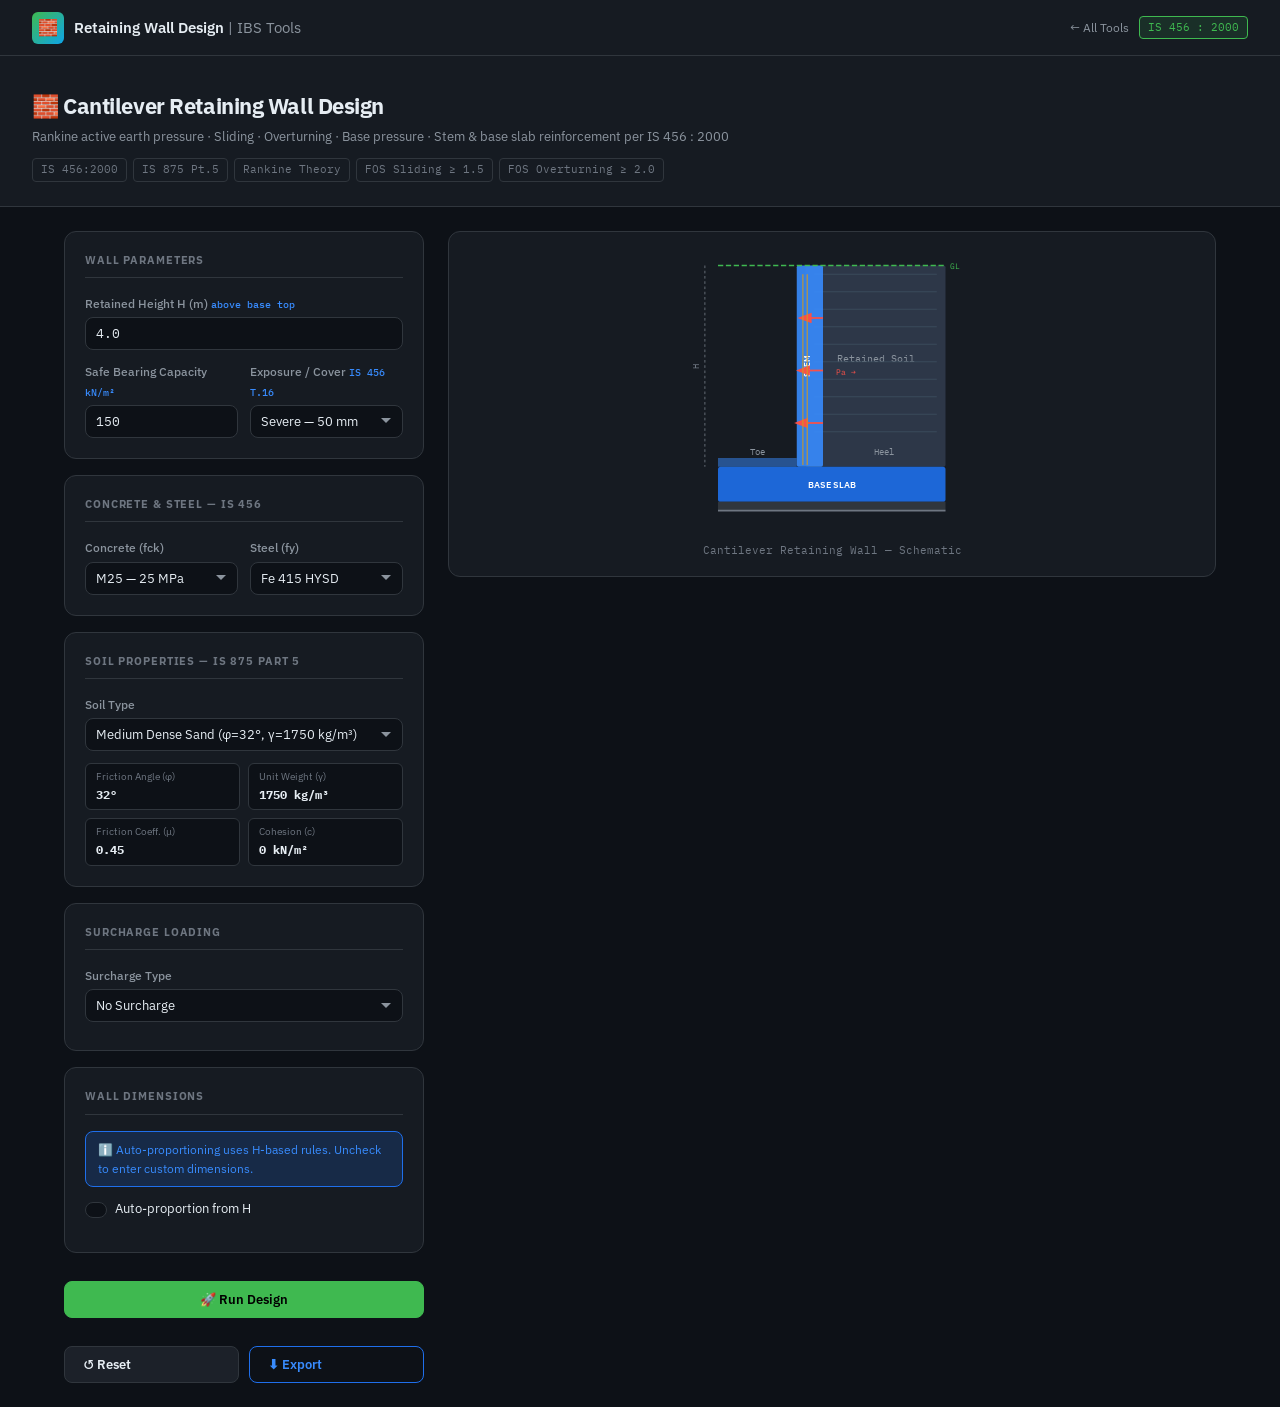
<file: retaining-wall/index.html>
<!DOCTYPE html>
<html lang="en">
<head>
  <meta charset="UTF-8">
  <meta name="viewport" content="width=device-width, initial-scale=1.0">
  <title>Retaining Wall Design — IBS Tools</title>
  <link rel="icon" href="data:image/svg+xml,<svg xmlns='http://www.w3.org/2000/svg' viewBox='0 0 100 100'><text y='.9em' font-size='90'>🧱</text></svg>">
  <link rel="stylesheet" href="css/rw_style.css">
</head>
<body>

<header class="app-header">
  <div class="header-brand">
    <div class="header-logo">🧱</div>
    <div class="header-name">Retaining Wall Design <span>| IBS Tools</span></div>
  </div>
  <div style="display:flex;gap:10px;align-items:center;">
    <a href="../index.html" class="back-link">← All Tools</a>
    <span class="header-tag">IS 456 : 2000</span>
  </div>
</header>

<div class="tool-hero">
  <h1>🧱 Cantilever Retaining Wall Design</h1>
  <p>Rankine active earth pressure · Sliding · Overturning · Base pressure · Stem & base slab reinforcement per IS 456 : 2000</p>
  <div class="hero-tags">
    <span class="hero-tag">IS 456:2000</span>
    <span class="hero-tag">IS 875 Pt.5</span>
    <span class="hero-tag">Rankine Theory</span>
    <span class="hero-tag">FOS Sliding ≥ 1.5</span>
    <span class="hero-tag">FOS Overturning ≥ 2.0</span>
  </div>
</div>

<div class="app-layout">

  <!-- ════ INPUT PANEL ════ -->
  <div class="input-panel">

    <!-- Wall Geometry -->
    <div class="card">
      <div class="card-title">Wall Parameters</div>
      <div class="form-grid">
        <div class="form-group" style="grid-column:1/-1;">
          <label>Retained Height H (m) <span class="code-ref">above base top</span></label>
          <input type="number" id="wall-height" value="4.0" min="1" max="12" step="0.25">
        </div>
        <div class="form-group">
          <label>Safe Bearing Capacity <span class="code-ref">kN/m²</span></label>
          <input type="number" id="sbc-value" value="150" min="50" max="1000">
        </div>
        <div class="form-group">
          <label>Exposure / Cover <span class="code-ref">IS 456 T.16</span></label>
          <select id="cover-rw">
            <option value="40">Moderate — 40 mm</option>
            <option value="50" selected>Severe — 50 mm</option>
            <option value="65">Very Severe — 65 mm</option>
          </select>
        </div>
      </div>
    </div>

    <!-- Material -->
    <div class="card">
      <div class="card-title">Concrete & Steel — IS 456</div>
      <div class="form-grid">
        <div class="form-group">
          <label>Concrete (fck)</label>
          <select id="fck-rw">
            <option value="20">M20 — 20 MPa</option>
            <option value="25" selected>M25 — 25 MPa</option>
            <option value="30">M30 — 30 MPa</option>
          </select>
        </div>
        <div class="form-group">
          <label>Steel (fy)</label>
          <select id="fy-rw">
            <option value="415" selected>Fe 415 HYSD</option>
            <option value="500">Fe 500 HYSD</option>
          </select>
        </div>
      </div>
    </div>

    <!-- Soil -->
    <div class="card">
      <div class="card-title">Soil Properties — IS 875 Part 5</div>
      <div class="form-group" style="margin-bottom:.75rem;">
        <label>Soil Type</label>
        <select id="soil-type"></select>
      </div>
      <div class="soil-props">
        <div class="soil-prop"><span>Friction Angle (φ)</span><strong id="soil-phi">—</strong></div>
        <div class="soil-prop"><span>Unit Weight (γ)</span><strong id="soil-gamma">—</strong></div>
        <div class="soil-prop"><span>Friction Coeff. (μ)</span><strong id="soil-mu">—</strong></div>
        <div class="soil-prop"><span>Cohesion (c)</span><strong id="soil-c">—</strong></div>
      </div>
    </div>

    <!-- Surcharge -->
    <div class="card">
      <div class="card-title">Surcharge Loading</div>
      <div class="form-group" style="margin-bottom:.5rem;">
        <label>Surcharge Type</label>
        <select id="surcharge-type"></select>
      </div>
      <div id="custom-sur-box" style="display:none;">
        <div class="form-group">
          <label>Custom Surcharge (kN/m²)</label>
          <input type="number" id="custom-sur-val" value="10" min="0" max="100">
        </div>
      </div>
    </div>

    <!-- Dimensions -->
    <div class="card">
      <div class="card-title">Wall Dimensions</div>
      <div class="info-box" style="margin-bottom:.75rem;">
        ℹ️ Auto-proportioning uses H-based rules. Uncheck to enter custom dimensions.
      </div>
      <label class="toggle-row" style="margin-bottom:.75rem;">
        <input type="checkbox" id="use-auto-dims" checked>
        <span>Auto-proportion from H</span>
      </label>
      <div id="custom-dims-section" style="display:none;" class="form-grid">
        <div class="form-group">
          <label>Stem Width — Top (m)</label>
          <input type="number" id="dim-stem-top" value="0.25" step="0.05">
        </div>
        <div class="form-group">
          <label>Stem Width — Bottom (m)</label>
          <input type="number" id="dim-stem-bot" value="0.40" step="0.05">
        </div>
        <div class="form-group">
          <label>Base Thickness (m)</label>
          <input type="number" id="dim-base-thick" value="0.40" step="0.05">
        </div>
        <div class="form-group">
          <label>Base Width (m)</label>
          <input type="number" id="dim-base-width" value="2.80" step="0.05">
        </div>
        <div class="form-group" style="grid-column:1/-1;">
          <label>Toe Length (m)</label>
          <input type="number" id="dim-toe" value="0.40" step="0.05">
        </div>
      </div>
    </div>

    <div class="btn-row">
      <button class="btn btn-primary btn-full" id="btn-design">🚀 Run Design</button>
    </div>
    <div class="btn-row">
      <button class="btn btn-secondary" id="btn-reset" style="flex:1;">↺ Reset</button>
      <button class="btn btn-outline" id="btn-export" style="flex:1;">⬇ Export</button>
    </div>

  </div><!-- /input-panel -->

  <!-- ════ RESULTS PANEL ════ -->
  <div class="results-panel">

    <!-- Schematic Diagram (always visible) -->
    <div class="wall-diagram">
      <svg viewBox="0 0 340 320" xmlns="http://www.w3.org/2000/svg" style="max-height:280px;">
        <!-- Soil fill -->
        <rect x="140" y="20" width="160" height="230" fill="#2d3748" rx="2"/>
        <text x="220" y="130" fill="#8b949e" font-size="11" text-anchor="middle" font-family="IBM Plex Mono">Retained Soil</text>
        <!-- Hatching lines for soil -->
        <line x1="150" y1="30" x2="290" y2="30" stroke="#3d4d5e" stroke-width="1"/>
        <line x1="150" y1="50" x2="290" y2="50" stroke="#3d4d5e" stroke-width="1"/>
        <line x1="150" y1="70" x2="290" y2="70" stroke="#3d4d5e" stroke-width="1"/>
        <line x1="150" y1="90" x2="290" y2="90" stroke="#3d4d5e" stroke-width="1"/>
        <line x1="150" y1="110" x2="290" y2="110" stroke="#3d4d5e" stroke-width="1"/>
        <line x1="150" y1="130" x2="290" y2="130" stroke="#3d4d5e" stroke-width="1"/>
        <line x1="150" y1="150" x2="290" y2="150" stroke="#3d4d5e" stroke-width="1"/>
        <line x1="150" y1="170" x2="290" y2="170" stroke="#3d4d5e" stroke-width="1"/>
        <line x1="150" y1="190" x2="290" y2="190" stroke="#3d4d5e" stroke-width="1"/>
        <line x1="150" y1="210" x2="290" y2="210" stroke="#3d4d5e" stroke-width="1"/>
        <!-- Base slab -->
        <rect x="40" y="250" width="260" height="40" fill="#1f6feb" rx="3" opacity="0.9"/>
        <text x="170" y="274" fill="#fff" font-size="10" text-anchor="middle" font-family="IBM Plex Sans" font-weight="600">BASE SLAB</text>
        <!-- Stem -->
        <rect x="130" y="20" width="30" height="230" fill="#388bfd" rx="2" opacity="0.9"/>
        <text x="145" y="135" fill="#fff" font-size="9" text-anchor="middle" font-family="IBM Plex Sans" font-weight="600" transform="rotate(-90,145,135)">STEM</text>
        <!-- Toe -->
        <rect x="40" y="240" width="90" height="10" fill="#388bfd" opacity="0.5"/>
        <text x="85" y="236" fill="#8b949e" font-size="10" text-anchor="middle" font-family="IBM Plex Mono">Toe</text>
        <!-- Heel label -->
        <text x="230" y="236" fill="#8b949e" font-size="10" text-anchor="middle" font-family="IBM Plex Mono">Heel</text>
        <!-- Earth pressure arrow -->
        <defs><marker id="arr" markerWidth="8" markerHeight="8" refX="6" refY="3" orient="auto"><path d="M0,0 L0,6 L8,3 z" fill="#f85149"/></marker></defs>
        <line x1="160" y1="80" x2="135" y2="80" stroke="#f85149" stroke-width="2" marker-end="url(#arr)"/>
        <line x1="160" y1="140" x2="133" y2="140" stroke="#f85149" stroke-width="2" marker-end="url(#arr)"/>
        <line x1="160" y1="200" x2="131" y2="200" stroke="#f85149" stroke-width="2" marker-end="url(#arr)"/>
        <text x="175" y="145" fill="#f85149" font-size="9" font-family="IBM Plex Mono">Pa →</text>
        <!-- H dimension -->
        <line x1="25" y1="20" x2="25" y2="250" stroke="#6e7681" stroke-width="1" stroke-dasharray="3,3"/>
        <text x="18" y="135" fill="#6e7681" font-size="10" text-anchor="middle" font-family="IBM Plex Mono" transform="rotate(-90,18,135)">H</text>
        <!-- Ground line -->
        <line x1="40" y1="20" x2="300" y2="20" stroke="#3fb950" stroke-width="1.5" stroke-dasharray="6,3"/>
        <text x="305" y="24" fill="#3fb950" font-size="9" font-family="IBM Plex Mono">GL</text>
        <!-- Foundation -->
        <rect x="40" y="290" width="260" height="10" fill="#30363d"/>
        <line x1="40" y1="300" x2="300" y2="300" stroke="#6e7681" stroke-width="2"/>
        <!-- Rebar hint stem -->
        <line x1="137" y1="30" x2="137" y2="248" stroke="#d29922" stroke-width="1.5" opacity="0.8"/>
        <line x1="142" y1="30" x2="142" y2="248" stroke="#d29922" stroke-width="1.5" opacity="0.8"/>
      </svg>
      <p style="font-size:11px;color:var(--text-dim);margin-top:8px;font-family:var(--mono);">Cantilever Retaining Wall — Schematic</p>
    </div>

    <!-- Results (hidden until design runs) -->
    <div id="results-section">
      <div id="result-overall"></div>

      <div class="res-grid">
        <div class="res-card">
          <div class="res-card-title">📏 Dimensions</div>
          <div id="res-dims"></div>
        </div>
        <div class="res-card">
          <div class="res-card-title">🌍 Earth Pressure</div>
          <div id="res-ep"></div>
        </div>
        <div class="res-card">
          <div class="res-card-title">✅ Stability Checks</div>
          <div id="res-stability"></div>
        </div>
        <div class="res-card">
          <div class="res-card-title">🔩 Stem Design</div>
          <div id="res-stem"></div>
        </div>
      </div>

      <div class="res-card" style="margin-top:0;">
        <div class="res-card-title">🏛️ Base Slab Reinforcement</div>
        <div id="res-base"></div>
      </div>

      <div style="margin-top:1rem;padding:1rem;border:1px solid var(--border);border-radius:var(--radius);font-size:11px;color:var(--text-dim);line-height:1.8;">
        <strong style="color:var(--text-muted);">DISCLAIMER</strong> — Results are for preliminary guidance only per IS 456:2000.
        Verify with a qualified structural engineer before execution.
        Integrated Building Services (IBS) · shahnawaz@ibuildings.in
      </div>
    </div>

  </div><!-- /results-panel -->

</div><!-- /app-layout -->

<script src="data/rw_data.js"></script>
<script src="js/rw_engine.js"></script>
<script src="js/rw_app.js"></script>
</body>
</html>
</file>
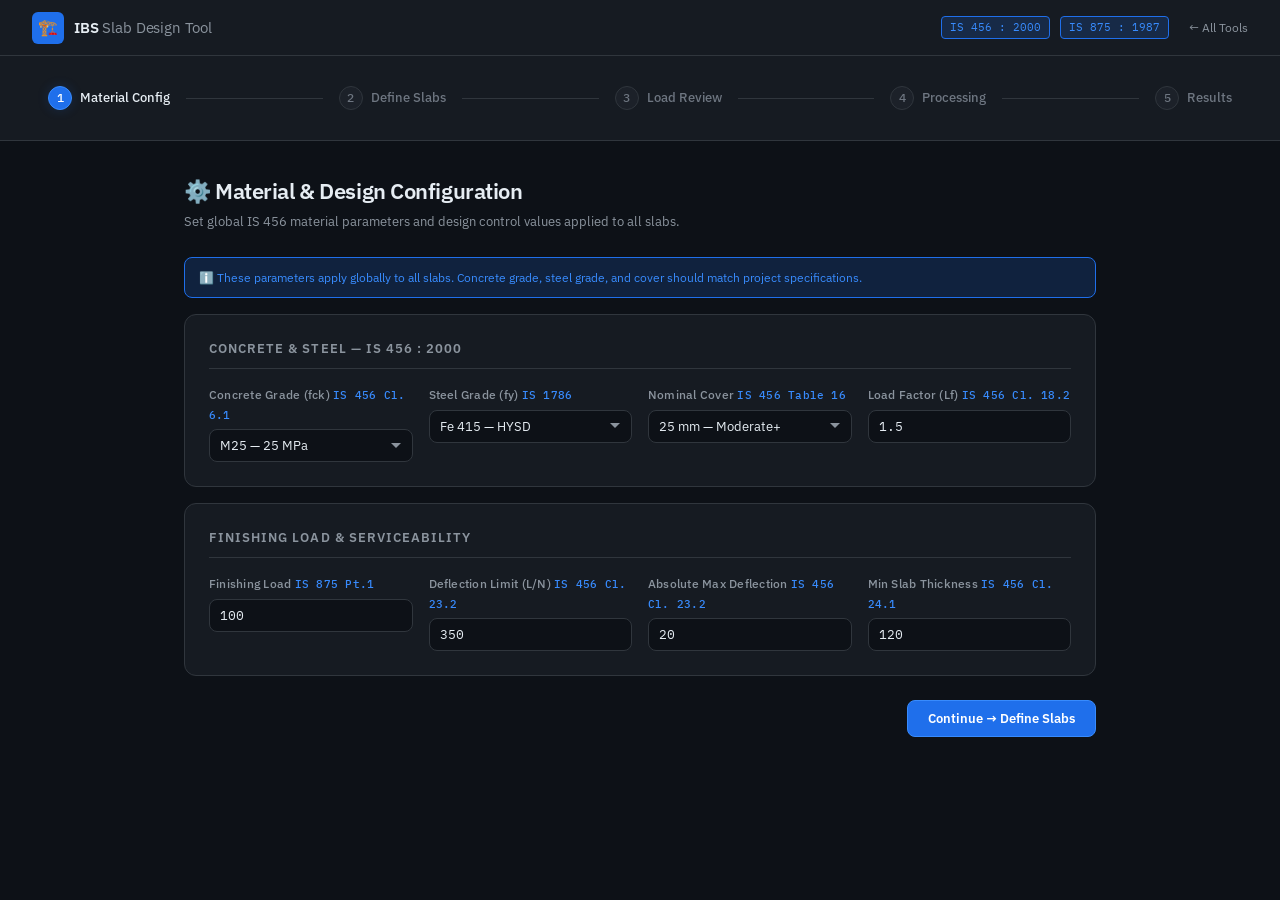
<file: slab-design/index.html>
<!DOCTYPE html>
<html lang="en">
<head>
  <meta charset="UTF-8">
  <meta name="viewport" content="width=device-width, initial-scale=1.0">
  <title>IBS Slab Design Tool — IS 456 | IS 875</title>
  <link rel="icon" href="data:image/svg+xml,<svg xmlns='http://www.w3.org/2000/svg' viewBox='0 0 100 100'><text y='.9em' font-size='90'>🏗️</text></svg>">
  <link rel="stylesheet" href="css/style.css">
</head>
<body>

<!-- ════════════════════════════════════════════
     HEADER
══════════════════════════════════════════════ -->
<header class="app-header">
  <div class="header-brand">
    <div class="header-logo">🏗️</div>
    <div>
      <div class="header-name">IBS <span>Slab Design Tool</span></div>
    </div>
  </div>
  <div style="display:flex; gap:10px; align-items:center;">
    <span class="header-tag">IS 456 : 2000</span>
    <span class="header-tag">IS 875 : 1987</span>
    <a href="../index.html" style="font-size:12px;color:var(--text-muted);text-decoration:none;margin-left:10px;">← All Tools</a>
  </div>
</header>

<!-- ════════════════════════════════════════════
     STEPPER
══════════════════════════════════════════════ -->
<nav class="stepper">
  <div class="step-item current" id="step-nav-1">
    <div class="step-num">1</div>
    <span class="step-label">Material Config</span>
  </div>
  <div class="step-divider"></div>
  <div class="step-item" id="step-nav-2">
    <div class="step-num">2</div>
    <span class="step-label">Define Slabs</span>
  </div>
  <div class="step-divider"></div>
  <div class="step-item" id="step-nav-3">
    <div class="step-num">3</div>
    <span class="step-label">Load Review</span>
  </div>
  <div class="step-divider"></div>
  <div class="step-item" id="step-nav-4">
    <div class="step-num">4</div>
    <span class="step-label">Processing</span>
  </div>
  <div class="step-divider"></div>
  <div class="step-item" id="step-nav-5">
    <div class="step-num">5</div>
    <span class="step-label">Results</span>
  </div>
</nav>

<!-- ════════════════════════════════════════════
     MAIN CONTENT
══════════════════════════════════════════════ -->
<main class="main-content">

  <!-- ── STEP 1: Material Configuration ── -->
  <section class="step-panel active" id="panel-1">
    <div class="panel-header">
      <h2>⚙️ Material & Design Configuration</h2>
      <p>Set global IS 456 material parameters and design control values applied to all slabs.</p>
    </div>

    <div class="info-box">
      ℹ️ These parameters apply globally to all slabs. Concrete grade, steel grade, and cover should match project specifications.
    </div>

    <div class="card">
      <div class="card-title">Concrete & Steel — IS 456 : 2000</div>
      <div class="form-grid">
        <div class="form-group">
          <label>Concrete Grade (fck) <span class="code-ref">IS 456 Cl. 6.1</span></label>
          <select id="fck-select">
            <option value="15">M15 — 15 MPa</option>
            <option value="20">M20 — 20 MPa</option>
            <option value="25" selected>M25 — 25 MPa</option>
            <option value="30">M30 — 30 MPa</option>
            <option value="35">M35 — 35 MPa</option>
            <option value="40">M40 — 40 MPa</option>
          </select>
        </div>
        <div class="form-group">
          <label>Steel Grade (fy) <span class="code-ref">IS 1786</span></label>
          <select id="fy-select">
            <option value="250">Fe 250 — Mild Steel</option>
            <option value="415" selected>Fe 415 — HYSD</option>
            <option value="500">Fe 500 — HYSD</option>
            <option value="550">Fe 550 — HYSD</option>
          </select>
        </div>
        <div class="form-group">
          <label>Nominal Cover <span class="code-ref">IS 456 Table 16</span></label>
          <select id="cover-select">
            <option value="15">15 mm — Mild</option>
            <option value="20">20 mm — Moderate (default)</option>
            <option value="25" selected>25 mm — Moderate+</option>
            <option value="30">30 mm — Severe</option>
            <option value="40">40 mm — Very Severe</option>
            <option value="50">50 mm — Extreme</option>
          </select>
        </div>
        <div class="form-group">
          <label>Load Factor (Lf) <span class="code-ref">IS 456 Cl. 18.2</span></label>
          <input type="number" id="load-factor" value="1.5" step="0.05" min="1.0" max="2.0">
        </div>
      </div>
    </div>

    <div class="card">
      <div class="card-title">Finishing Load & Serviceability</div>
      <div class="form-grid">
        <div class="form-group">
          <label>Finishing Load <span class="code-ref">IS 875 Pt.1</span></label>
          <input type="number" id="finish-load" value="100" placeholder="kg/m²">
        </div>
        <div class="form-group">
          <label>Deflection Limit (L/N) <span class="code-ref">IS 456 Cl. 23.2</span></label>
          <input type="number" id="delta-ratio" value="350" min="200" max="500">
        </div>
        <div class="form-group">
          <label>Absolute Max Deflection <span class="code-ref">IS 456 Cl. 23.2</span></label>
          <input type="number" id="delta-max" value="20" placeholder="mm">
        </div>
        <div class="form-group">
          <label>Min Slab Thickness <span class="code-ref">IS 456 Cl. 24.1</span></label>
          <input type="number" id="min-thick" value="120" placeholder="mm">
        </div>
      </div>
    </div>

    <div class="btn-row">
      <button class="btn btn-primary" id="btn-step1-next">Continue → Define Slabs</button>
    </div>
  </section>

  <!-- ── STEP 2: Define Slabs ── -->
  <section class="step-panel" id="panel-2">
    <div class="panel-header">
      <h2>📐 Define Slab Panels</h2>
      <p>Add each slab panel. Building type and occupancy automatically assigns IS 875 live loads.</p>
    </div>

    <div style="display:flex; justify-content:space-between; align-items:center; margin-bottom:1rem;">
      <span style="font-size:13px; color:var(--text-muted);" id="slab-count-label">0 slab(s) defined</span>
      <button class="btn btn-outline" id="btn-add-slab">＋ Add Slab</button>
    </div>

    <div class="slab-grid" id="slab-list"></div>

    <div class="btn-row" style="margin-top:1.5rem;">
      <button class="btn btn-secondary" id="btn-step2-back">← Back</button>
      <button class="btn btn-primary" id="btn-step2-next">Review Loads →</button>
    </div>
  </section>

  <!-- ── STEP 3: Load Review & Approval ── -->
  <section class="step-panel" id="panel-3">
    <div class="panel-header">
      <h2>✅ Load Review & Approval</h2>
      <p>Review all assigned loads for each slab. Approve before proceeding to design.</p>
    </div>

    <div class="info-box">
      ⚠️ Please verify all loads carefully. Live loads are per IS 875 (Part 2):1987. Filling loads are computed from thickness × material density. Tick each slab to approve.
    </div>

    <div id="load-review-container"></div>

    <div class="btn-row">
      <button class="btn btn-secondary" id="btn-step3-back">← Back</button>
      <button class="btn btn-success" id="btn-step3-design">🚀 Run Design</button>
    </div>
  </section>

  <!-- ── STEP 4: Processing ── -->
  <section class="step-panel" id="panel-4">
    <div class="progress-container">
      <div class="progress-icon pulse">⚙️</div>
      <div class="progress-title">Running IS 456 Design Engine</div>
      <div class="progress-sub">Iterating slab thickness · Computing moments · Selecting reinforcement</div>
      <div class="progress-bar-bg">
        <div id="progress-bar"></div>
      </div>
      <div style="margin-top:1rem; font-size:12px; color:var(--text-dim); font-family:var(--font-mono);">
        IS 456 : 2000 &nbsp;|&nbsp; IS 875 : 1987 &nbsp;|&nbsp; Integrated Building Services
      </div>
    </div>
  </section>

  <!-- ── STEP 5: Results ── -->
  <section class="step-panel" id="panel-5">
    <div class="panel-header">
      <h2>📊 Design Results</h2>
      <p>IS 456 : 2000 slab design output. All results are for guidance; engineer's judgment applies.</p>
    </div>

    <div id="summary-bar" class="summary-bar"></div>

    <div id="results-container"></div>

    <div class="btn-row">
      <button class="btn btn-secondary" onclick="location.reload()">🔄 New Design</button>
      <button class="btn btn-outline" id="btn-export">⬇️ Export CSV</button>
    </div>

    <div style="margin-top:2rem; padding:1rem; border:1px solid var(--border); border-radius:var(--radius); font-size:11px; color:var(--text-dim); line-height:1.8;">
      <strong style="color:var(--text-muted);">DISCLAIMER</strong><br>
      Results are generated using IS 456 : 2000 and IS 875 : 1987 methodologies and are for preliminary design guidance only.
      Integrated Building Services (IBS) shall not be held liable for any direct application of these results.
      All designs must be verified by a qualified structural engineer in accordance with applicable Indian Standards
      and site-specific conditions before execution.
    </div>
  </section>

</main>

<!-- ════════════════════════════════════════════
     SLAB EDITOR MODAL
══════════════════════════════════════════════ -->
<div id="modal-overlay"></div>

<div id="slab-modal">
  <div class="modal-header">
    <h3>📐 Slab Panel Editor</h3>
    <button class="modal-close" id="btn-cancel-slab">✕</button>
  </div>
  <div class="modal-body">

    <!-- Basic Info -->
    <div class="modal-section">
      <div class="modal-section-title">Panel Identity & Dimensions</div>
      <div class="form-grid">
        <div class="form-group" style="grid-column:1/-1;">
          <label>Panel Label</label>
          <input type="text" id="slab-label" placeholder="e.g. Living Room, Toilet, Roof Slab">
        </div>
        <div class="form-group">
          <label>Lx — Shorter Span (m)</label>
          <input type="number" id="slab-lx" step="0.1" min="0.5" max="20" placeholder="e.g. 3.5">
        </div>
        <div class="form-group">
          <label>Ly — Longer Span (m)</label>
          <input type="number" id="slab-ly" step="0.1" min="0.5" max="30" placeholder="e.g. 5.0">
        </div>
      </div>
    </div>

    <!-- Building / Occupancy Type -->
    <div class="modal-section">
      <div class="modal-section-title">Occupancy Classification — IS 875 Part 2</div>
      <div class="form-grid">
        <div class="form-group">
          <label>Building Type</label>
          <select id="building-type">
            <option value="residential">🏠 Residential</option>
            <option value="office">🏢 Office</option>
            <option value="educational">🏫 Educational</option>
            <option value="hospital">🏥 Hospital</option>
            <option value="industrial">🏭 Industrial / Factory</option>
            <option value="assembly">🏛️ Assembly & Public</option>
            <option value="parking">🅿️ Parking</option>
          </select>
        </div>
        <div class="form-group">
          <label>Space / Habitation Type</label>
          <select id="space-type"></select>
        </div>
      </div>
      <div class="ll-display-box" id="ll-display">Select a space type to see live load</div>
    </div>

    <!-- Sunk Slab -->
    <div class="modal-section">
      <div class="modal-section-title">Additional Filling Loads</div>

      <div class="filling-toggle">
        <input type="checkbox" id="has-sunk">
        <label for="has-sunk">Sunk Slab (Depressed Toilet / Bathroom)</label>
      </div>
      <div class="filling-details" id="sunk-details">
        <div class="form-group">
          <label>Fill Thickness (mm)</label>
          <input type="number" id="sunk-thick" placeholder="e.g. 300" min="0" max="1000">
        </div>
        <div class="form-group">
          <label>Fill Material</label>
          <select id="sunk-material"></select>
        </div>
      </div>

      <!-- Waterproofing -->
      <div class="filling-toggle" style="margin-top:0.75rem;">
        <input type="checkbox" id="has-wp">
        <label for="has-wp">Waterproofing Treatment Layer</label>
      </div>
      <div class="filling-details" id="wp-details">
        <div class="form-group">
          <label>WP Layer Thickness (mm)</label>
          <input type="number" id="wp-thick" placeholder="e.g. 50" min="0" max="500">
        </div>
        <div class="form-group">
          <label>WP Material</label>
          <select id="wp-material"></select>
        </div>
      </div>

      <!-- Cobba -->
      <div class="filling-toggle" style="margin-top:0.75rem;">
        <input type="checkbox" id="has-cobba">
        <label for="has-cobba">Cobba / Brick Jelly Fill (Roof Slabs)</label>
      </div>
      <div class="filling-details" id="cobba-details">
        <div class="form-group">
          <label>Cobba Thickness (mm)</label>
          <input type="number" id="cobba-thick" placeholder="e.g. 150" min="0" max="800">
        </div>
        <div class="form-group">
          <label>Cobba / Fill Material</label>
          <select id="cobba-material"></select>
        </div>
      </div>
    </div>

    <div class="btn-row" style="margin-top:0.5rem;">
      <button class="btn btn-secondary" id="btn-cancel-slab-bottom">Cancel</button>
      <button class="btn btn-primary" id="btn-save-slab">✓ Save Slab</button>
    </div>

  </div><!-- /modal-body -->
</div><!-- /slab-modal -->

<!-- ════════════════════════════════════════════
     SCRIPTS
══════════════════════════════════════════════ -->
<script src="data/is875_loads.js"></script>
<script src="js/engine.js"></script>
<script src="js/app.js"></script>

<script>
  // Wire up stepper nav clicks to steps array
  const stepItems = document.querySelectorAll('.step-item');
  stepItems.forEach((el, i) => {
    el.id = `step-nav-${i+1}`;
  });

  // Wire second cancel button
  document.getElementById('btn-cancel-slab-bottom').addEventListener('click', () => {
    document.getElementById('slab-modal').classList.remove('open');
  });

  // Modal overlay
  document.getElementById('modal-overlay').addEventListener('click', () => {
    document.getElementById('slab-modal').classList.remove('open');
  });

  // Update slab count label whenever slabs change
  const slabCountObs = new MutationObserver(() => {
    const n = document.querySelectorAll('.slab-card').length;
    const label = document.getElementById('slab-count-label');
    if (label) label.textContent = `${n} slab${n !== 1 ? 's' : ''} defined`;
  });
  const slabList = document.getElementById('slab-list');
  if (slabList) slabCountObs.observe(slabList, { childList: true });
</script>

</body>
</html>
</file>
<file: retaining-wall/css/rw_style.css>
@import url('https://fonts.googleapis.com/css2?family=IBM+Plex+Mono:wght@400;500;600&family=IBM+Plex+Sans:wght@300;400;500;600;700&display=swap');

:root {
  --bg:#0d1117; --bg-card:#161b22; --bg-card2:#1c2129; --bg-input:#0d1117;
  --border:#30363d; --border-hi:#484f58;
  --text:#e6edf3; --text-muted:#8b949e; --text-dim:#6e7681;
  --accent:#1f6feb; --accent-hi:#388bfd; --accent-glow:rgba(31,111,235,0.18);
  --green:#3fb950; --green-bg:rgba(63,185,80,0.12);
  --orange:#d29922; --orange-bg:rgba(210,153,34,0.12);
  --red:#f85149; --red-bg:rgba(248,81,73,0.12);
  --font:'IBM Plex Sans',sans-serif; --mono:'IBM Plex Mono',monospace;
  --radius:8px; --radius-lg:12px;
}
*,*::before,*::after{box-sizing:border-box;margin:0;padding:0;}
body{font-family:var(--font);background:var(--bg);color:var(--text);min-height:100vh;font-size:14px;line-height:1.6;}

/* Header */
.app-header{background:var(--bg-card);border-bottom:1px solid var(--border);padding:0 2rem;display:flex;align-items:center;justify-content:space-between;height:56px;position:sticky;top:0;z-index:100;}
.header-brand{display:flex;align-items:center;gap:10px;}
.header-logo{width:32px;height:32px;background:linear-gradient(135deg,var(--green),#0ea5e9);border-radius:6px;display:flex;align-items:center;justify-content:center;font-size:16px;}
.header-name{font-size:15px;font-weight:600;}
.header-name span{color:var(--text-muted);font-weight:400;}
.header-tag{font-family:var(--mono);font-size:11px;color:var(--green);background:var(--green-bg);border:1px solid var(--green);border-radius:4px;padding:2px 8px;}
.back-link{font-size:12px;color:var(--text-muted);text-decoration:none;display:flex;align-items:center;gap:4px;}
.back-link:hover{color:var(--accent-hi);}

/* Hero */
.tool-hero{padding:2rem 2rem 1.5rem;border-bottom:1px solid var(--border);background:var(--bg-card);}
.tool-hero h1{font-size:22px;font-weight:700;letter-spacing:-0.02em;margin-bottom:4px;}
.tool-hero p{color:var(--text-muted);font-size:13px;}
.hero-tags{display:flex;gap:6px;margin-top:10px;flex-wrap:wrap;}
.hero-tag{font-family:var(--mono);font-size:11px;padding:2px 8px;border-radius:4px;border:1px solid var(--border);color:var(--text-dim);}

/* Layout */
.app-layout{display:grid;grid-template-columns:360px 1fr;gap:1.5rem;max-width:1200px;margin:0 auto;padding:1.5rem;}
@media(max-width:900px){.app-layout{grid-template-columns:1fr;}}

/* Input Panel */
.input-panel{display:flex;flex-direction:column;gap:1rem;}
.card{background:var(--bg-card);border:1px solid var(--border);border-radius:var(--radius-lg);padding:1.25rem;}
.card-title{font-size:11px;font-weight:700;text-transform:uppercase;letter-spacing:.08em;color:var(--text-dim);margin-bottom:1rem;padding-bottom:.5rem;border-bottom:1px solid var(--border);}
.form-grid{display:grid;grid-template-columns:1fr 1fr;gap:.75rem;}
.form-group{display:flex;flex-direction:column;gap:4px;}
.form-group label{font-size:12px;color:var(--text-muted);font-weight:500;}
.form-group .code-ref{font-family:var(--mono);font-size:10px;color:var(--accent-hi);}
input,select{background:var(--bg-input);border:1px solid var(--border);border-radius:var(--radius);color:var(--text);padding:7px 10px;font-family:var(--font);font-size:13px;transition:all .2s;width:100%;appearance:none;}
input:focus,select:focus{outline:none;border-color:var(--accent);box-shadow:0 0 0 3px var(--accent-glow);}
input[type=number]{font-family:var(--mono);}
select{background-image:url("data:image/svg+xml,%3Csvg xmlns='http://www.w3.org/2000/svg' width='12' height='12' viewBox='0 0 12 12'%3E%3Cpath fill='%238b949e' d='M6 8L1 3h10z'/%3E%3C/svg%3E");background-repeat:no-repeat;background-position:right 10px center;padding-right:28px;}

/* Soil display */
.soil-props{display:grid;grid-template-columns:1fr 1fr;gap:.5rem;margin-top:.5rem;}
.soil-prop{background:var(--bg);border:1px solid var(--border);border-radius:6px;padding:5px 10px;font-size:12px;}
.soil-prop span{color:var(--text-dim);font-size:10px;display:block;}
.soil-prop strong{font-family:var(--mono);font-size:12px;}

/* Toggle */
.toggle-row{display:flex;align-items:center;gap:8px;font-size:13px;cursor:pointer;}
.toggle-row input{width:15px;height:15px;accent-color:var(--accent);}

/* Buttons */
.btn-row{display:flex;gap:10px;margin-top:.75rem;}
.btn{display:inline-flex;align-items:center;gap:6px;padding:9px 18px;border-radius:var(--radius);border:1px solid transparent;font-family:var(--font);font-size:13px;font-weight:600;cursor:pointer;transition:all .2s;}
.btn-primary{background:var(--green);color:#000;border-color:var(--green);}
.btn-primary:hover{opacity:.9;box-shadow:0 4px 16px rgba(63,185,80,.3);}
.btn-secondary{background:var(--bg-card2);color:var(--text);border-color:var(--border);}
.btn-secondary:hover{border-color:var(--border-hi);}
.btn-outline{background:transparent;color:var(--accent-hi);border-color:var(--accent);}
.btn-outline:hover{background:var(--accent-glow);}
.btn-full{width:100%;justify-content:center;}

/* Results */
.results-panel{display:flex;flex-direction:column;gap:1rem;}
#results-section{display:none;}
.verdict{display:inline-block;padding:10px 18px;border-radius:var(--radius);font-size:14px;font-weight:600;margin-bottom:.5rem;}
.verdict.pass{background:var(--green-bg);color:var(--green);border:1px solid var(--green);}
.verdict.fail{background:var(--red-bg);color:var(--red);border:1px solid var(--red);}

.res-grid{display:grid;grid-template-columns:1fr 1fr;gap:1rem;}
@media(max-width:600px){.res-grid{grid-template-columns:1fr;}}

.res-card{background:var(--bg-card);border:1px solid var(--border);border-radius:var(--radius-lg);padding:1rem;}
.res-card-title{font-size:11px;font-weight:700;text-transform:uppercase;letter-spacing:.08em;color:var(--text-dim);margin-bottom:.75rem;padding-bottom:.4rem;border-bottom:1px solid var(--border);}
.res-row{display:flex;justify-content:space-between;padding:4px 0;font-size:12px;border-bottom:1px solid var(--border);}
.res-row:last-child{border-bottom:none;}
.res-row span{color:var(--text-muted);}
.res-row strong{font-family:var(--mono);font-size:12px;}
.res-row.highlight{background:var(--accent-glow);padding:4px 6px;border-radius:4px;margin:2px 0;}
.res-row.highlight strong{color:var(--accent-hi);}
.res-row.check-row.pass strong{color:var(--green);}
.res-row.check-row.fail strong{color:var(--red);}

/* Diagram */
.wall-diagram{background:var(--bg-card);border:1px solid var(--border);border-radius:var(--radius-lg);padding:1rem;text-align:center;}
.wall-diagram svg{max-width:100%;height:auto;}

/* Toast */
.toast{position:fixed;bottom:24px;right:24px;padding:10px 18px;border-radius:var(--radius);font-size:13px;font-weight:500;z-index:9999;transform:translateY(20px);opacity:0;transition:all .25s ease;}
.toast.show{transform:translateY(0);opacity:1;}
.toast-success{background:var(--bg-card);border:1px solid var(--green);color:var(--green);}
.toast-warn{background:var(--bg-card);border:1px solid var(--orange);color:var(--orange);}
.info-box{background:var(--accent-glow);border:1px solid var(--accent);border-radius:var(--radius);padding:8px 12px;font-size:12px;color:var(--accent-hi);margin-bottom:.75rem;}
</file>
<file: slab-design/css/style.css>
/* ─────────────────────────────────────────────────────
   IBS Slab Design Tool — Stylesheet
   Integrated Building Services | ibuildings.in
   Theme: Precision Engineering — Dark Technical
   ───────────────────────────────────────────────────── */

@import url('https://fonts.googleapis.com/css2?family=IBM+Plex+Mono:wght@400;500;600&family=IBM+Plex+Sans:wght@300;400;500;600;700&display=swap');

/* ── Variables ── */
:root {
  --bg:          #0d1117;
  --bg-card:     #161b22;
  --bg-card2:    #1c2129;
  --bg-input:    #0d1117;
  --border:      #30363d;
  --border-hi:   #484f58;
  --text:        #e6edf3;
  --text-muted:  #8b949e;
  --text-dim:    #6e7681;
  --accent:      #1f6feb;
  --accent-hi:   #388bfd;
  --accent-glow: rgba(31,111,235,0.18);
  --green:       #3fb950;
  --green-bg:    rgba(63,185,80,0.12);
  --orange:      #d29922;
  --orange-bg:   rgba(210,153,34,0.12);
  --red:         #f85149;
  --red-bg:      rgba(248,81,73,0.12);
  --purple:      #a5a5f5;
  --sunk-color:  #58a6ff;
  --wp-color:    #3fb950;
  --cobba-color: #d29922;
  --radius:      8px;
  --radius-lg:   12px;
  --font-main:   'IBM Plex Sans', sans-serif;
  --font-mono:   'IBM Plex Mono', monospace;
  --shadow:      0 4px 24px rgba(0,0,0,0.4);
  --transition:  all 0.2s ease;
}

/* ── Reset ── */
*, *::before, *::after { box-sizing: border-box; margin: 0; padding: 0; }
html { scroll-behavior: smooth; }

body {
  font-family: var(--font-main);
  background: var(--bg);
  color: var(--text);
  min-height: 100vh;
  font-size: 14px;
  line-height: 1.6;
}

/* ── Header ── */
.app-header {
  background: var(--bg-card);
  border-bottom: 1px solid var(--border);
  padding: 0 2rem;
  display: flex;
  align-items: center;
  justify-content: space-between;
  height: 56px;
  position: sticky;
  top: 0;
  z-index: 100;
}

.header-brand {
  display: flex;
  align-items: center;
  gap: 10px;
}

.header-logo {
  width: 32px;
  height: 32px;
  background: var(--accent);
  border-radius: 6px;
  display: flex;
  align-items: center;
  justify-content: center;
  font-size: 16px;
}

.header-name {
  font-size: 15px;
  font-weight: 600;
  letter-spacing: -0.01em;
}

.header-name span {
  color: var(--text-muted);
  font-weight: 400;
}

.header-tag {
  font-family: var(--font-mono);
  font-size: 11px;
  color: var(--accent-hi);
  background: var(--accent-glow);
  border: 1px solid var(--accent);
  border-radius: 4px;
  padding: 2px 8px;
}

/* ── Stepper ── */
.stepper {
  display: flex;
  align-items: center;
  gap: 0;
  padding: 1.5rem 2rem;
  background: var(--bg-card);
  border-bottom: 1px solid var(--border);
  overflow-x: auto;
}

.step-item {
  display: flex;
  align-items: center;
  gap: 8px;
  padding: 6px 16px;
  border-radius: var(--radius);
  color: var(--text-dim);
  font-size: 13px;
  font-weight: 500;
  transition: var(--transition);
  white-space: nowrap;
}

.step-num {
  width: 24px; height: 24px;
  border-radius: 50%;
  background: var(--bg-card2);
  border: 1px solid var(--border);
  display: flex; align-items: center; justify-content: center;
  font-family: var(--font-mono);
  font-size: 12px;
  flex-shrink: 0;
}

.step-item.current { color: var(--text); }
.step-item.current .step-num {
  background: var(--accent);
  border-color: var(--accent-hi);
  color: #fff;
  box-shadow: 0 0 12px var(--accent-glow);
}

.step-item.done { color: var(--green); }
.step-item.done .step-num {
  background: var(--green-bg);
  border-color: var(--green);
  color: var(--green);
}

.step-divider {
  flex: 1;
  height: 1px;
  background: var(--border);
  min-width: 20px;
}

/* ── Main Layout ── */
.main-content {
  max-width: 960px;
  margin: 0 auto;
  padding: 2rem 1.5rem 4rem;
}

/* ── Step Panels ── */
.step-panel { display: none; }
.step-panel.active { display: block; animation: fadeIn 0.25s ease; }

@keyframes fadeIn {
  from { opacity: 0; transform: translateY(8px); }
  to   { opacity: 1; transform: translateY(0); }
}

/* ── Panel Header ── */
.panel-header {
  margin-bottom: 1.5rem;
}

.panel-header h2 {
  font-size: 22px;
  font-weight: 600;
  letter-spacing: -0.02em;
}

.panel-header p {
  color: var(--text-muted);
  font-size: 13px;
  margin-top: 4px;
}

/* ── Card ── */
.card {
  background: var(--bg-card);
  border: 1px solid var(--border);
  border-radius: var(--radius-lg);
  padding: 1.5rem;
  margin-bottom: 1rem;
}

.card-title {
  font-size: 13px;
  font-weight: 600;
  text-transform: uppercase;
  letter-spacing: 0.08em;
  color: var(--text-muted);
  margin-bottom: 1rem;
  padding-bottom: 0.5rem;
  border-bottom: 1px solid var(--border);
}

/* ── Form Grid ── */
.form-grid {
  display: grid;
  grid-template-columns: repeat(auto-fit, minmax(200px, 1fr));
  gap: 1rem;
}

.form-group {
  display: flex;
  flex-direction: column;
  gap: 5px;
}

.form-group label {
  font-size: 12px;
  color: var(--text-muted);
  font-weight: 500;
  letter-spacing: 0.02em;
}

.form-group label .code-ref {
  font-family: var(--font-mono);
  font-size: 11px;
  color: var(--accent-hi);
}

input, select {
  background: var(--bg-input);
  border: 1px solid var(--border);
  border-radius: var(--radius);
  color: var(--text);
  padding: 7px 10px;
  font-family: var(--font-main);
  font-size: 13px;
  transition: var(--transition);
  width: 100%;
  appearance: none;
}

input:focus, select:focus {
  outline: none;
  border-color: var(--accent);
  box-shadow: 0 0 0 3px var(--accent-glow);
}

input[type="number"] { font-family: var(--font-mono); }

select {
  background-image: url("data:image/svg+xml,%3Csvg xmlns='http://www.w3.org/2000/svg' width='12' height='12' viewBox='0 0 12 12'%3E%3Cpath fill='%238b949e' d='M6 8L1 3h10z'/%3E%3C/svg%3E");
  background-repeat: no-repeat;
  background-position: right 10px center;
  padding-right: 30px;
}

/* ── Buttons ── */
.btn-row {
  display: flex;
  justify-content: flex-end;
  gap: 10px;
  margin-top: 1.5rem;
}

.btn {
  display: inline-flex;
  align-items: center;
  gap: 6px;
  padding: 9px 20px;
  border-radius: var(--radius);
  border: 1px solid transparent;
  font-family: var(--font-main);
  font-size: 13px;
  font-weight: 600;
  cursor: pointer;
  transition: var(--transition);
  text-decoration: none;
}

.btn-primary {
  background: var(--accent);
  color: #fff;
  border-color: var(--accent-hi);
}
.btn-primary:hover {
  background: var(--accent-hi);
  box-shadow: 0 4px 16px var(--accent-glow);
}

.btn-secondary {
  background: var(--bg-card2);
  color: var(--text);
  border-color: var(--border);
}
.btn-secondary:hover { border-color: var(--border-hi); }

.btn-success {
  background: var(--green);
  color: #000;
  border-color: var(--green);
}
.btn-success:hover { opacity: 0.9; }

.btn-outline {
  background: transparent;
  color: var(--accent-hi);
  border-color: var(--accent);
}
.btn-outline:hover { background: var(--accent-glow); }

/* ── Slab Cards ── */
.slab-grid {
  display: grid;
  grid-template-columns: repeat(auto-fill, minmax(280px, 1fr));
  gap: 1rem;
  margin-top: 1rem;
}

.slab-card {
  background: var(--bg-card2);
  border: 1px solid var(--border);
  border-radius: var(--radius-lg);
  padding: 1rem;
  transition: var(--transition);
}

.slab-card:hover {
  border-color: var(--border-hi);
  box-shadow: var(--shadow);
}

.slab-card-header {
  display: flex;
  justify-content: space-between;
  align-items: center;
  margin-bottom: 10px;
}

.slab-tag {
  font-size: 13px;
  font-weight: 600;
  color: var(--accent-hi);
}

.slab-actions { display: flex; gap: 6px; }

.btn-icon {
  background: transparent;
  border: 1px solid var(--border);
  border-radius: 6px;
  padding: 4px 8px;
  font-size: 12px;
  cursor: pointer;
  color: var(--text-muted);
  transition: var(--transition);
}
.btn-icon:hover { border-color: var(--border-hi); color: var(--text); }

.slab-card-body {
  display: flex;
  flex-wrap: wrap;
  gap: 6px;
}

.slab-meta {
  background: var(--bg);
  border: 1px solid var(--border);
  border-radius: 6px;
  padding: 4px 10px;
  font-size: 12px;
  display: flex;
  flex-direction: column;
}
.slab-meta span { color: var(--text-dim); font-size: 10px; }
.slab-meta strong { font-family: var(--font-mono); font-size: 12px; }

.slab-badge {
  font-size: 11px;
  padding: 2px 8px;
  border-radius: 20px;
  font-weight: 600;
  align-self: center;
}
.slab-badge.sunk  { background: rgba(88,166,255,0.12); color: var(--sunk-color);  border: 1px solid var(--sunk-color); }
.slab-badge.wp    { background: var(--green-bg);        color: var(--green);        border: 1px solid var(--green); }
.slab-badge.cobba { background: var(--orange-bg);       color: var(--orange);       border: 1px solid var(--orange); }

.empty-state {
  text-align: center;
  padding: 3rem;
  color: var(--text-dim);
  font-size: 13px;
}
.empty-state span { display: block; font-size: 2.5rem; margin-bottom: 0.5rem; }

/* ── Modal ── */
#modal-overlay {
  display: none;
  position: fixed; inset: 0;
  background: rgba(0,0,0,0.7);
  z-index: 200;
  backdrop-filter: blur(4px);
}

#slab-modal {
  display: none;
  position: fixed;
  top: 50%; left: 50%;
  transform: translate(-50%, -50%);
  width: min(700px, 95vw);
  max-height: 90vh;
  background: var(--bg-card);
  border: 1px solid var(--border);
  border-radius: var(--radius-lg);
  z-index: 201;
  overflow-y: auto;
  box-shadow: var(--shadow);
}

#slab-modal.open,
#slab-modal.open + #modal-overlay,
#modal-overlay:has(+ #slab-modal.open) { display: block; }

/* simpler approach */
.modal-open #modal-overlay { display: block; }
.modal-open #slab-modal    { display: block; }

#slab-modal.open { display: block; }
.modal-open #modal-overlay { display: block; }

.modal-header {
  padding: 1.25rem 1.5rem;
  border-bottom: 1px solid var(--border);
  display: flex;
  justify-content: space-between;
  align-items: center;
}

.modal-header h3 { font-size: 16px; font-weight: 600; }
.modal-close {
  background: none; border: none; color: var(--text-muted);
  font-size: 18px; cursor: pointer; padding: 4px 8px;
}
.modal-close:hover { color: var(--text); }

.modal-body { padding: 1.5rem; }

.modal-section {
  margin-bottom: 1.25rem;
}

.modal-section-title {
  font-size: 11px;
  font-weight: 700;
  text-transform: uppercase;
  letter-spacing: 0.1em;
  color: var(--text-dim);
  margin-bottom: 0.75rem;
  display: flex;
  align-items: center;
  gap: 6px;
}

.modal-section-title::after {
  content: '';
  flex: 1;
  height: 1px;
  background: var(--border);
}

.ll-display-box {
  background: var(--accent-glow);
  border: 1px solid var(--accent);
  border-radius: var(--radius);
  padding: 8px 12px;
  font-family: var(--font-mono);
  font-size: 13px;
  color: var(--accent-hi);
  margin-top: 6px;
}

.filling-toggle {
  display: flex;
  align-items: center;
  gap: 8px;
  margin-bottom: 0.75rem;
}

.filling-toggle input[type="checkbox"] {
  width: 16px; height: 16px;
  accent-color: var(--accent);
}

.filling-toggle label {
  font-size: 13px;
  font-weight: 500;
  cursor: pointer;
  color: var(--text);
}

.filling-details {
  display: none;
  grid-template-columns: 1fr 1fr;
  gap: 0.75rem;
  margin-left: 24px;
  padding: 0.75rem;
  background: var(--bg);
  border-radius: var(--radius);
  border: 1px solid var(--border);
}

/* ── Load Review ── */
.review-card {
  background: var(--bg-card);
  border: 1px solid var(--border);
  border-radius: var(--radius-lg);
  padding: 1.25rem;
  margin-bottom: 1rem;
}

.review-card-header {
  display: flex;
  justify-content: space-between;
  align-items: center;
  margin-bottom: 1rem;
}

.review-card-header h3 {
  font-size: 15px;
  font-weight: 600;
}

.slab-type-badge {
  font-size: 11px;
  font-family: var(--font-mono);
  background: var(--bg-card2);
  border: 1px solid var(--border);
  padding: 3px 10px;
  border-radius: 20px;
  color: var(--text-muted);
}

.review-grid {
  display: grid;
  gap: 4px;
  margin-bottom: 1rem;
}

.review-row {
  display: flex;
  justify-content: space-between;
  padding: 5px 10px;
  border-radius: 5px;
  font-size: 13px;
}
.review-row span { color: var(--text-muted); }
.review-row strong { font-family: var(--font-mono); font-size: 12px; }
.review-row.highlight { background: var(--accent-glow); }
.review-row.highlight span { color: var(--accent-hi); }
.review-row.extra { padding-left: 24px; color: var(--text-dim); }
.review-row.total {
  background: var(--bg-card2);
  border: 1px solid var(--border);
  margin-top: 4px;
  font-weight: 600;
}

.approval-check {
  display: flex;
  align-items: center;
  gap: 8px;
  cursor: pointer;
  font-size: 13px;
  color: var(--text-muted);
  transition: var(--transition);
}
.approval-check input { width: 16px; height: 16px; accent-color: var(--green); }
.approval-check:has(input:checked) { color: var(--green); }

/* ── Progress / Loading ── */
.progress-container {
  text-align: center;
  padding: 4rem 2rem;
}

.progress-icon { font-size: 4rem; margin-bottom: 1rem; }
.progress-title { font-size: 20px; font-weight: 600; margin-bottom: 0.5rem; }
.progress-sub { color: var(--text-muted); font-size: 13px; margin-bottom: 2rem; }

.progress-bar-bg {
  background: var(--bg-card2);
  border-radius: 100px;
  height: 6px;
  overflow: hidden;
  max-width: 400px;
  margin: 0 auto;
}

#progress-bar {
  height: 100%;
  background: linear-gradient(90deg, var(--accent), var(--accent-hi));
  border-radius: 100px;
  width: 0%;
  transition: width 0.3s ease;
}

.pulse { animation: pulse 2s ease-in-out infinite; }
@keyframes pulse {
  0%, 100% { opacity: 1; }
  50% { opacity: 0.5; }
}

/* ── Results ── */
.summary-bar {
  display: flex;
  justify-content: space-between;
  align-items: center;
  padding: 10px 14px;
  background: var(--bg-card);
  border: 1px solid var(--green);
  border-radius: var(--radius);
  margin-bottom: 1.5rem;
  font-size: 13px;
}

#summary-bar span:first-child { color: var(--green); font-weight: 600; }
#summary-bar span:last-child  { color: var(--text-muted); font-family: var(--font-mono); font-size: 12px; }

.result-card {
  background: var(--bg-card);
  border: 1px solid var(--border);
  border-radius: var(--radius-lg);
  margin-bottom: 1.25rem;
  overflow: hidden;
  transition: var(--transition);
}
.result-card:hover { box-shadow: var(--shadow); }

.result-header {
  display: flex;
  justify-content: space-between;
  align-items: center;
  padding: 1rem 1.25rem;
  border-bottom: 1px solid var(--border);
  background: var(--bg-card2);
}

.result-title {
  display: flex;
  align-items: center;
  gap: 10px;
}

.result-icon { font-size: 24px; }

.result-title h3 {
  font-size: 15px;
  font-weight: 600;
}

.result-subtitle {
  font-size: 11px;
  font-family: var(--font-mono);
  color: var(--text-muted);
}

.result-badge {
  font-size: 12px;
  font-weight: 700;
  padding: 4px 12px;
  border-radius: 100px;
  font-family: var(--font-mono);
}
.result-badge.pass { background: var(--green-bg); color: var(--green); border: 1px solid var(--green); }
.result-badge.fail { background: var(--red-bg);   color: var(--red);   border: 1px solid var(--red); }

.result-sections {
  display: grid;
  grid-template-columns: repeat(auto-fit, minmax(170px, 1fr));
  gap: 0;
}

.result-section {
  padding: 1rem 1.25rem;
  border-right: 1px solid var(--border);
}
.result-section:last-child { border-right: none; }

.result-section h4 {
  font-size: 11px;
  text-transform: uppercase;
  letter-spacing: 0.08em;
  color: var(--text-dim);
  margin-bottom: 0.6rem;
  font-weight: 600;
}

.result-row {
  display: flex;
  justify-content: space-between;
  padding: 3px 0;
  font-size: 12px;
  border-bottom: 1px solid var(--border);
}
.result-row:last-child { border-bottom: none; }
.result-row span { color: var(--text-muted); }
.result-row strong { font-family: var(--font-mono); font-size: 12px; color: var(--text); }

.result-row.highlight-bar {
  background: var(--accent-glow);
  padding: 4px 6px;
  border-radius: 4px;
  margin: 2px 0;
}
.result-row.highlight-bar strong { color: var(--accent-hi); }

.error-card {
  background: var(--red-bg);
  border-color: var(--red);
  padding: 1rem;
}

/* ── Toast ── */
.toast {
  position: fixed;
  bottom: 24px; right: 24px;
  padding: 10px 18px;
  border-radius: var(--radius);
  font-size: 13px;
  font-weight: 500;
  z-index: 9999;
  transform: translateY(20px);
  opacity: 0;
  transition: all 0.25s ease;
  max-width: 340px;
}
.toast.show { transform: translateY(0); opacity: 1; }
.toast-success { background: var(--bg-card); border: 1px solid var(--green); color: var(--green); }
.toast-warn    { background: var(--bg-card); border: 1px solid var(--orange); color: var(--orange); }
.toast-info    { background: var(--bg-card); border: 1px solid var(--accent); color: var(--accent-hi); }

/* ── Info Box ── */
.info-box {
  background: var(--accent-glow);
  border: 1px solid var(--accent);
  border-radius: var(--radius);
  padding: 10px 14px;
  font-size: 12px;
  color: var(--accent-hi);
  margin-bottom: 1rem;
  display: flex;
  gap: 8px;
  align-items: flex-start;
}

/* ── Responsive ── */
@media (max-width: 640px) {
  .stepper { gap: 4px; }
  .step-divider { min-width: 8px; }
  .step-label { display: none; }
  .result-sections { grid-template-columns: 1fr 1fr; }
  .result-section { border-right: 1px solid var(--border); }
  .result-section:nth-child(even) { border-right: none; }
  .form-grid { grid-template-columns: 1fr 1fr; }
}

@media (max-width: 480px) {
  .main-content { padding: 1rem; }
  .app-header { padding: 0 1rem; }
  .result-sections { grid-template-columns: 1fr; }
  .result-section { border-right: none; border-bottom: 1px solid var(--border); }
}
</file>
